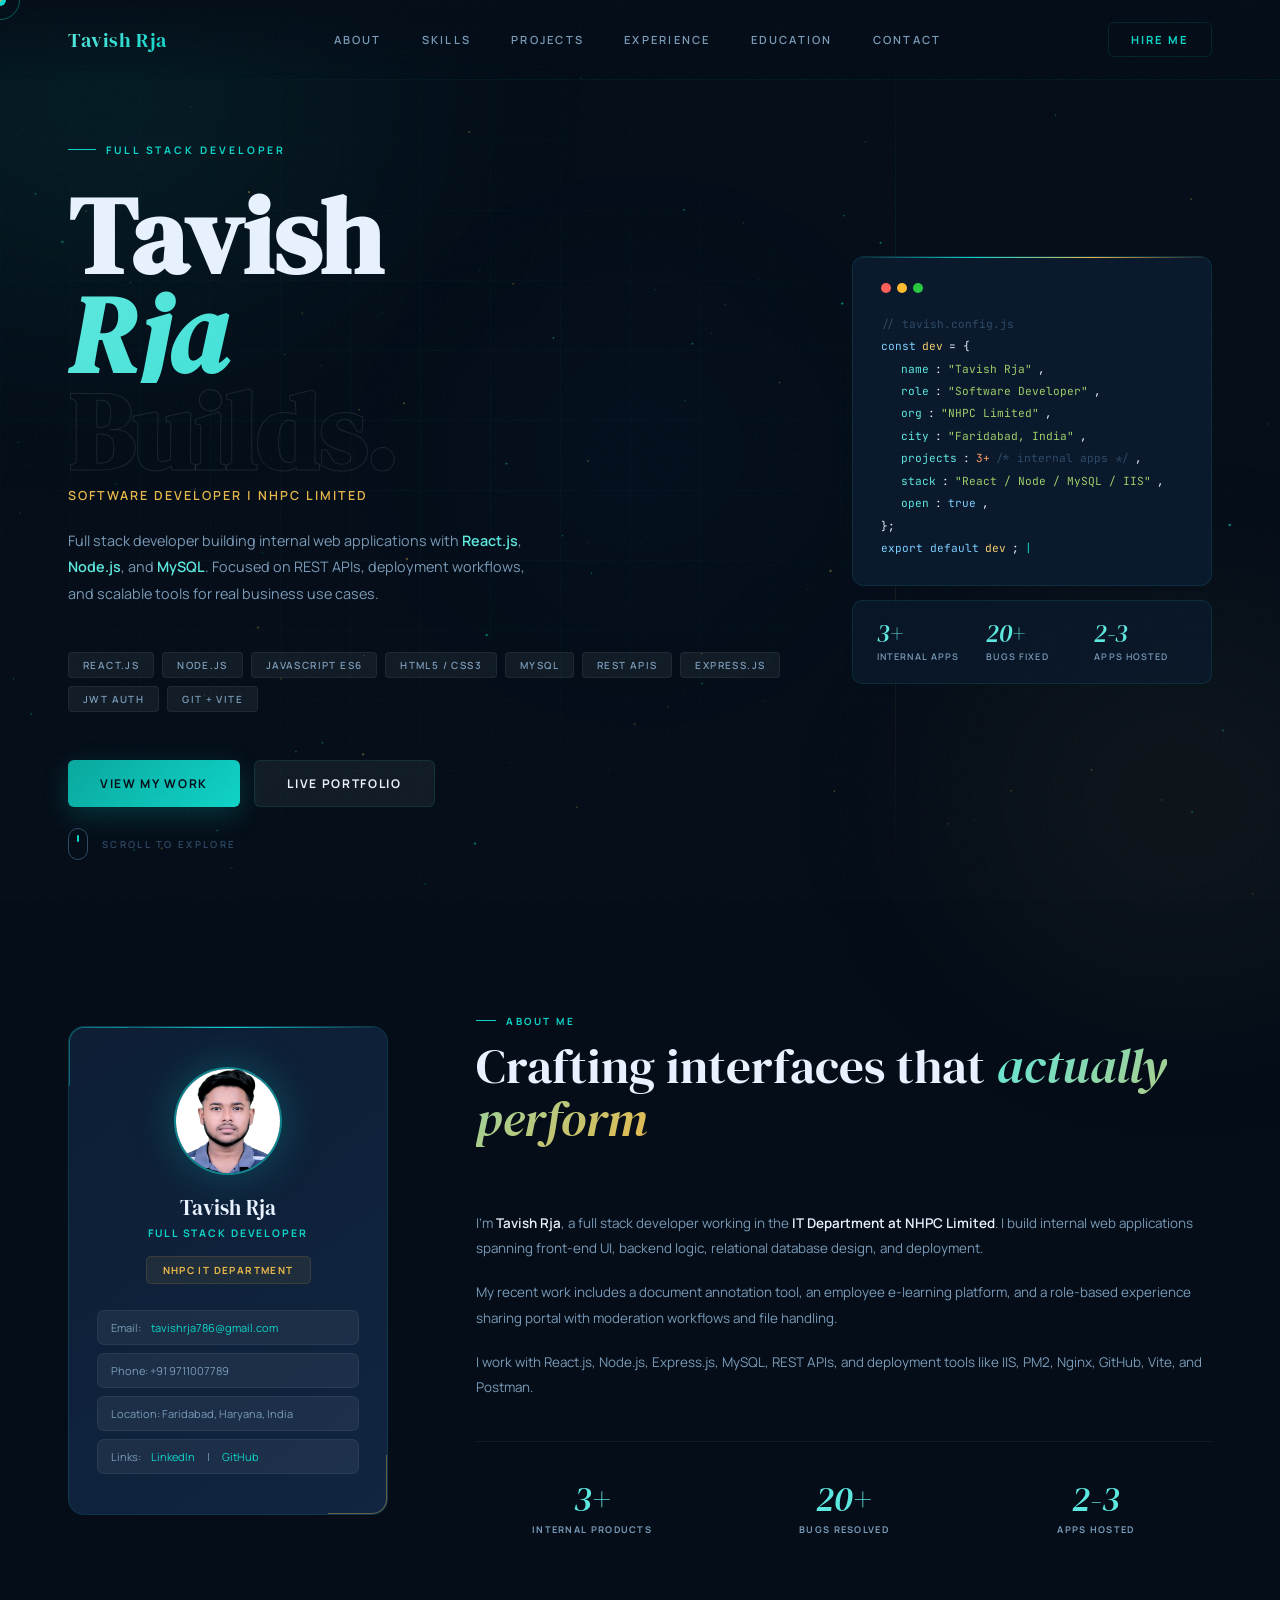
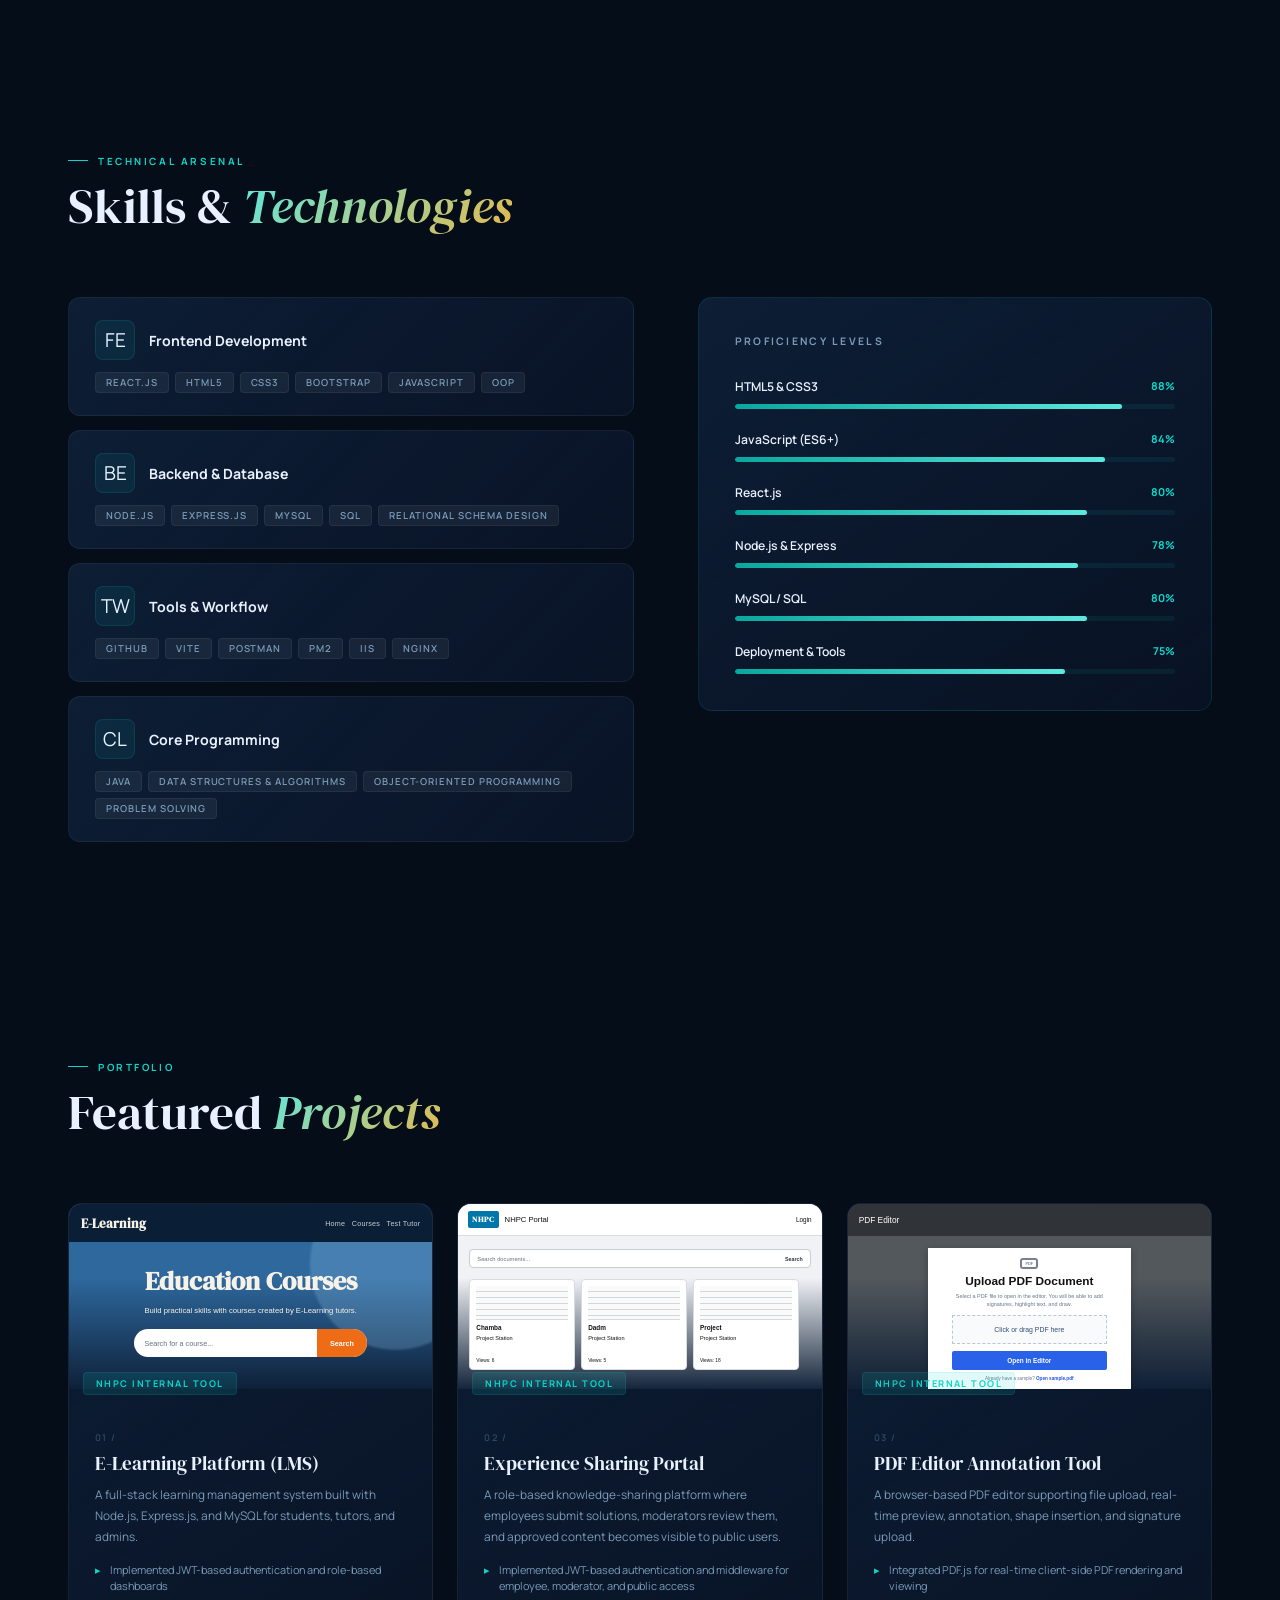
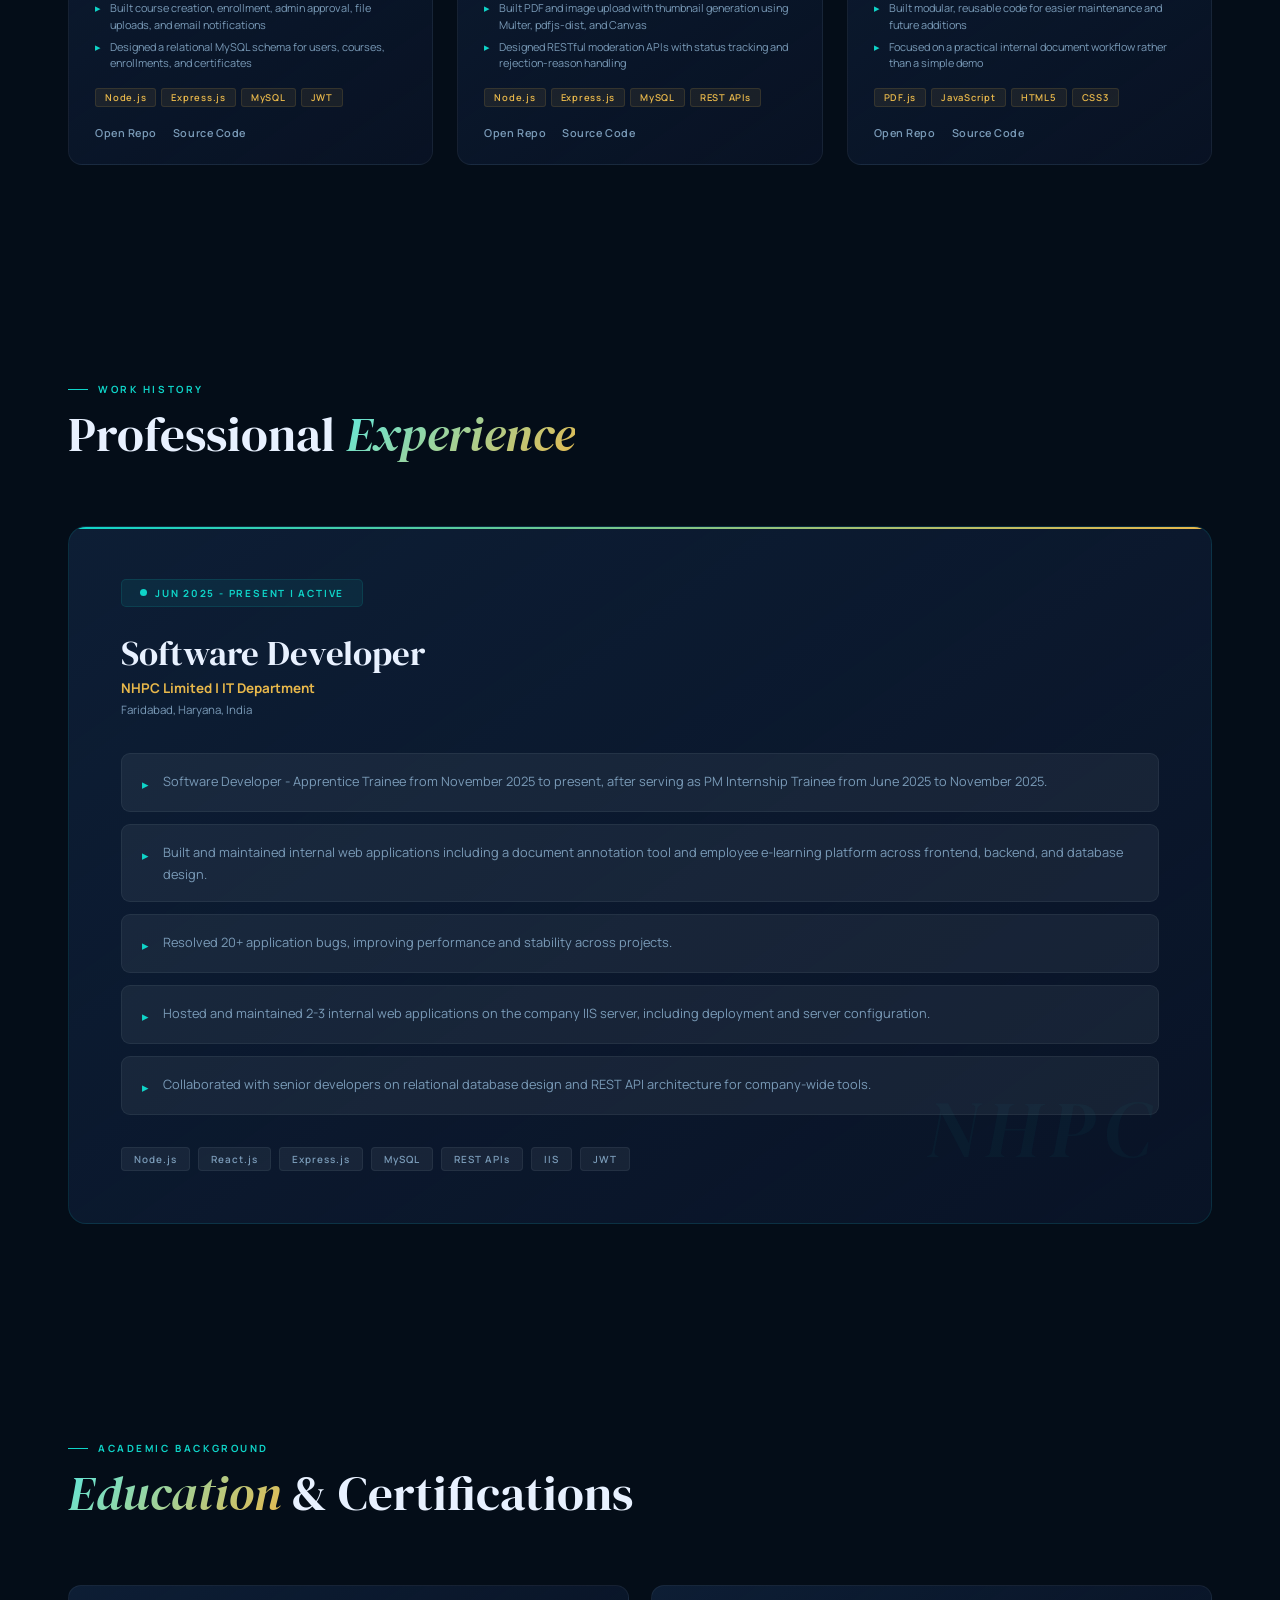
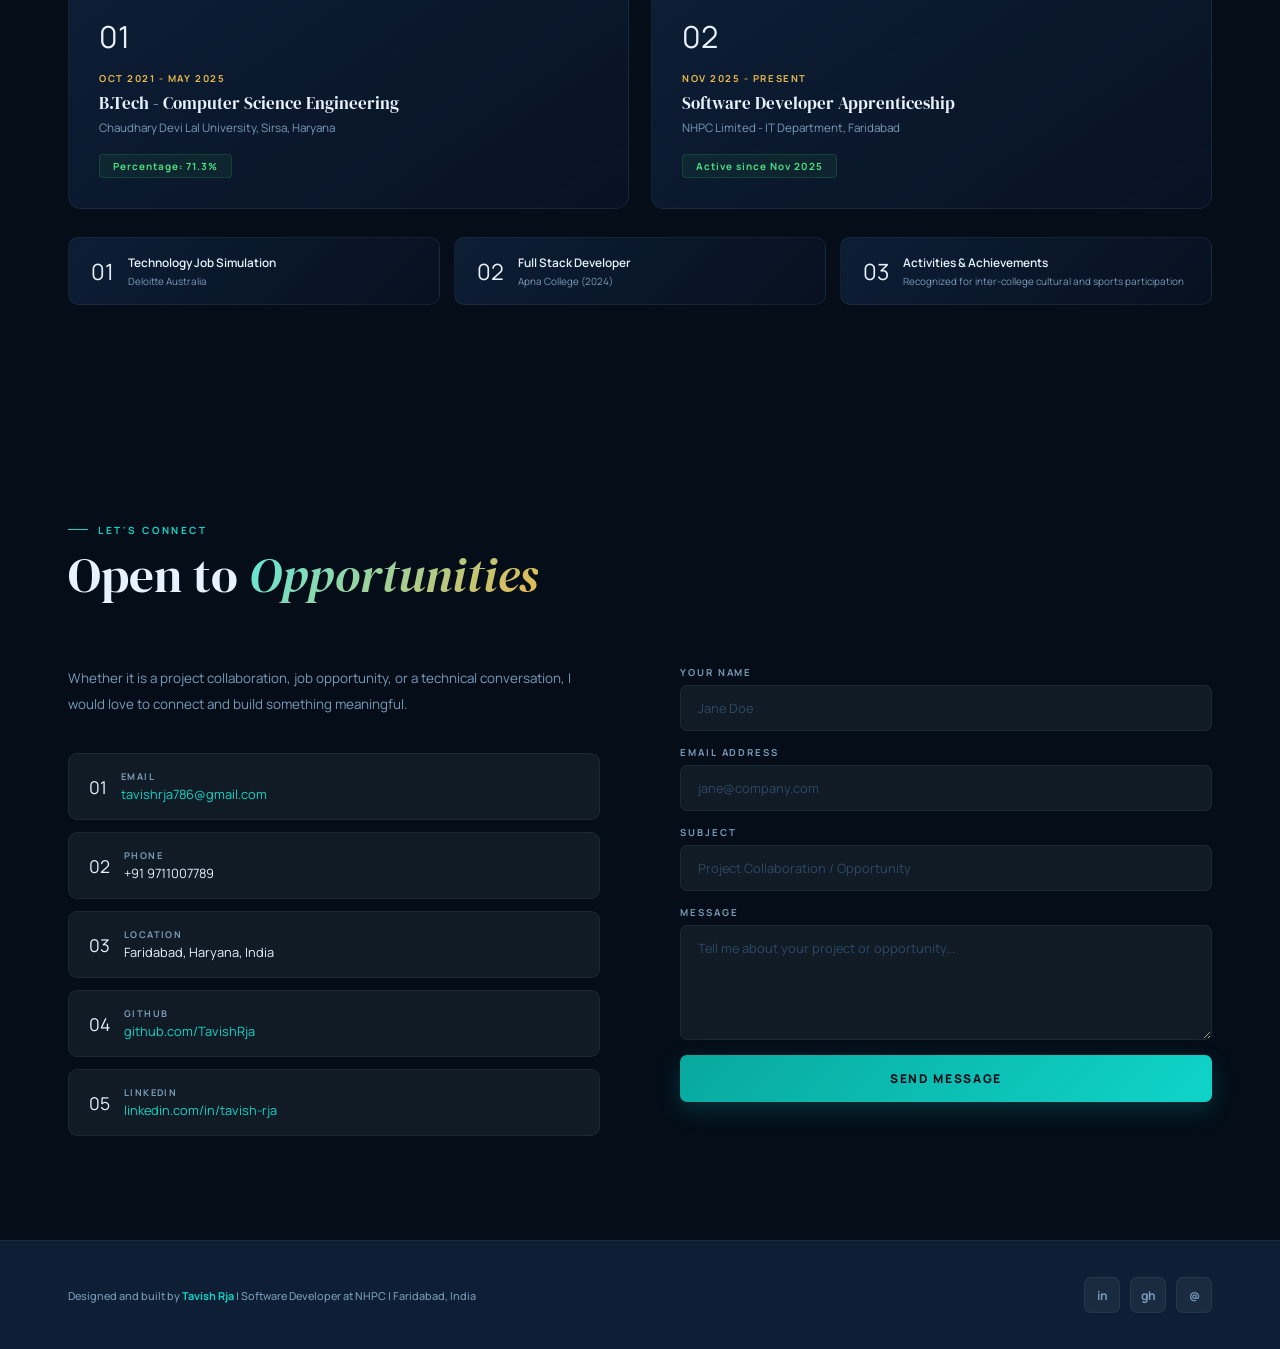
<file: index.html>
<!DOCTYPE html>
<html lang="en">

<head>
  <meta charset="UTF-8">
  <meta name="viewport" content="width=device-width, initial-scale=1.0">
  <title>Tavish Rja | Full Stack Developer</title>
  <link
    href="https://fonts.googleapis.com/css2?family=DM+Serif+Display:ital@0;1&family=Manrope:wght@300;400;500;600;700;800&family=JetBrains+Mono:wght@300;400;500&display=swap"
    rel="stylesheet">
  <link rel="stylesheet" href="css/style.css">
</head>

<body>
  <div id="cursor"></div>
  <div id="cursor-ring"></div>
  <div id="cursor-dot"></div>
  <canvas id="canvas-bg"></canvas>
  <div class="glow-blob gb-teal"></div>
  <div class="glow-blob gb-gold"></div>
  <div class="glow-blob gb-blue"></div>
  <div id="particle-container"></div>

  <nav>
    <div class="nav-logo">Tavish Rja</div>
    <div class="nav-links">
      <a href="#about">About</a>
      <a href="#skills">Skills</a>
      <a href="#projects">Projects</a>
      <a href="#experience">Experience</a>
      <a href="#education">Education</a>
      <a href="#contact">Contact</a>
    </div>
    <a href="#contact" class="nav-cta">Hire Me</a>
  </nav>

  <section id="hero">
    <div class="hero-mesh"></div>
    <div class="hero-line"></div>

    <div class="hero-left">
      <div class="h-tag">
        <div class="h-tag-line"></div>
        <span class="h-tag-text">Full Stack Developer</span>
      </div>

      <h1 class="hero-name">
        <span class="hn-solid">Tavish</span>
        <span class="hn-teal">Rja</span>
        <span class="hn-ghost">Builds.</span>
      </h1>

      <div class="hero-role">Software Developer | NHPC Limited</div>

      <p class="hero-desc">
        Full stack developer building internal web applications with <b>React.js</b>, <b>Node.js</b>, and <b>MySQL</b>.
        Focused on REST APIs, deployment workflows, and scalable tools for real business use cases.
      </p>

      <div class="hero-pills">
        <span class="pill">React.js</span>
        <span class="pill">Node.js</span>
        <span class="pill">JavaScript ES6</span>
        <span class="pill">HTML5 / CSS3</span>
        <span class="pill">MySQL</span>
        <span class="pill">REST APIs</span>
        <span class="pill">Express.js</span>
        <span class="pill">JWT Auth</span>
        <span class="pill">Git + Vite</span>
      </div>

      <div class="hero-btns">
        <a href="#projects" class="btn-fill">View My Work</a>
        <a href="https://tavishportfolio.vercel.app" target="_blank" rel="noreferrer" class="btn-outline">Live Portfolio</a>
      </div>
    </div>

    <div class="hero-right">
      <div class="code-card">
        <div class="wdots">
          <span class="wd wd-r"></span>
          <span class="wd wd-y"></span>
          <span class="wd wd-g"></span>
        </div>
        <div class="cline"><span class="cm">// tavish.config.js</span></div>
        <div class="cline"></div>
        <div class="cline"><span class="kw">const</span> <span class="vr">dev</span> = {</div>
        <div class="cline">&nbsp;&nbsp;<span class="fn">name</span>: <span class="str">"Tavish Rja"</span>,</div>
        <div class="cline">&nbsp;&nbsp;<span class="fn">role</span>: <span class="str">"Software Developer"</span>,</div>
        <div class="cline">&nbsp;&nbsp;<span class="fn">org</span>: <span class="str">"NHPC Limited"</span>,</div>
        <div class="cline">&nbsp;&nbsp;<span class="fn">city</span>: <span class="str">"Faridabad, India"</span>,</div>
        <div class="cline">&nbsp;&nbsp;<span class="fn">projects</span>: <span class="num">3+</span><span class="cm"> /* internal apps */</span>,</div>
        <div class="cline">&nbsp;&nbsp;<span class="fn">stack</span>: <span class="str">"React / Node / MySQL / IIS"</span>,</div>
        <div class="cline">&nbsp;&nbsp;<span class="fn">open</span>: <span class="kw">true</span>,</div>
        <div class="cline">};</div>
        <div class="cline"></div>
        <div class="cline"><span class="kw">export default</span> <span class="vr">dev</span>;<span class="caret-blink">|</span></div>
      </div>

      <div class="metrics-card">
        <div class="mc-item">
          <div class="mc-val">3+</div>
          <div class="mc-label">Internal Apps</div>
        </div>
        <div class="mc-item">
          <div class="mc-val">20+</div>
          <div class="mc-label">Bugs Fixed</div>
        </div>
        <div class="mc-item">
          <div class="mc-val">2-3</div>
          <div class="mc-label">Apps Hosted</div>
        </div>
      </div>
    </div>

    <div class="scroll-hint">
      <div class="scroll-mouse">
        <div class="scroll-wheel"></div>
      </div>
      Scroll to explore
    </div>
  </section>

  <section id="about">
    <div class="about-grid">
      <div class="r-left">
        <div class="about-card">
          <div class="card-corner cc-tl"></div>
          <div class="card-corner cc-br"></div>
          <div class="av-emoji"><img src="assets/tavish-profile.jpg" alt="Tavish Rja profile photo"></div>
          <div class="av-name">Tavish Rja</div>
          <div class="av-role">Full Stack Developer</div>
          <div class="av-org">NHPC IT Department</div>
          <div class="av-rows">
            <div class="av-row">Email: <a href="mailto:tavishrja786@gmail.com">tavishrja786@gmail.com</a></div>
            <div class="av-row">Phone: +91 9711007789</div>
            <div class="av-row">Location: Faridabad, Haryana, India</div>
            <div class="av-row">Links: <a href="https://www.linkedin.com/in/tavish-rja/" target="_blank" rel="noreferrer">LinkedIn</a>
              &nbsp;|&nbsp; <a href="https://github.com/TavishRja" target="_blank" rel="noreferrer">GitHub</a></div>
          </div>
        </div>
      </div>

      <div class="about-text r-rgt">
        <div class="sec-eyebrow">About Me</div>
        <h2 class="sec-title">Crafting interfaces that <em>actually perform</em></h2>
        <p>I'm <b>Tavish Rja</b>, a full stack developer working in the <b>IT Department at NHPC Limited</b>. I build internal web applications spanning front-end UI, backend logic, relational database design, and deployment.</p>
        <p>My recent work includes a document annotation tool, an employee e-learning platform, and a role-based experience sharing portal with moderation workflows and file handling.</p>
        <p>I work with React.js, Node.js, Express.js, MySQL, REST APIs, and deployment tools like IIS, PM2, Nginx, GitHub, Vite, and Postman.</p>
        <div class="about-metrics">
          <div class="am-item">
            <div class="am-val">3+</div>
            <div class="am-label">Internal Products</div>
          </div>
          <div class="am-item">
            <div class="am-val">20+</div>
            <div class="am-label">Bugs Resolved</div>
          </div>
          <div class="am-item">
            <div class="am-val">2-3</div>
            <div class="am-label">Apps Hosted</div>
          </div>
        </div>
      </div>
    </div>
  </section>

  <section id="skills">
    <div class="r-up">
      <div class="sec-eyebrow">Technical Arsenal</div>
      <h2 class="sec-title">Skills &amp; <em>Technologies</em></h2>
    </div>
    <div class="skills-layout">
      <div class="sk-list r-left">
        <div class="sk-card">
          <div class="sk-head">
            <div class="sk-icon">FE</div>
            <div class="sk-name">Frontend Development</div>
          </div>
          <div class="sk-tags">
            <span class="sk-tag">React.js</span><span class="sk-tag">HTML5</span>
            <span class="sk-tag">CSS3</span><span class="sk-tag">Bootstrap</span><span class="sk-tag">JavaScript</span><span class="sk-tag">OOP</span>
          </div>
        </div>
        <div class="sk-card">
          <div class="sk-head">
            <div class="sk-icon">BE</div>
            <div class="sk-name">Backend & Database</div>
          </div>
          <div class="sk-tags">
            <span class="sk-tag">Node.js</span><span class="sk-tag">Express.js</span><span class="sk-tag">MySQL</span>
            <span class="sk-tag">SQL</span><span class="sk-tag">Relational Schema Design</span>
          </div>
        </div>
        <div class="sk-card">
          <div class="sk-head">
            <div class="sk-icon">TW</div>
            <div class="sk-name">Tools & Workflow</div>
          </div>
          <div class="sk-tags">
            <span class="sk-tag">GitHub</span><span class="sk-tag">Vite</span>
            <span class="sk-tag">Postman</span><span class="sk-tag">PM2</span><span class="sk-tag">IIS</span><span class="sk-tag">Nginx</span>
          </div>
        </div>
        <div class="sk-card">
          <div class="sk-head">
            <div class="sk-icon">CL</div>
            <div class="sk-name">Core Programming</div>
          </div>
          <div class="sk-tags">
            <span class="sk-tag">Java</span><span class="sk-tag">Data Structures &amp; Algorithms</span>
            <span class="sk-tag">Object-Oriented Programming</span><span class="sk-tag">Problem Solving</span>
          </div>
        </div>
      </div>

      <div class="bars-box r-rgt" id="barsBox">
        <div class="bars-title">Proficiency Levels</div>
        <div class="bars-list">
          <div class="bar-item">
            <div class="bar-top"><span class="bar-name">HTML5 &amp; CSS3</span><span class="bar-pct">88%</span></div>
            <div class="bar-track">
              <div class="bar-fill" data-w=".88"></div>
            </div>
          </div>
          <div class="bar-item">
            <div class="bar-top"><span class="bar-name">JavaScript (ES6+)</span><span class="bar-pct">84%</span></div>
            <div class="bar-track">
              <div class="bar-fill" data-w=".84"></div>
            </div>
          </div>
          <div class="bar-item">
            <div class="bar-top"><span class="bar-name">React.js</span><span class="bar-pct">80%</span></div>
            <div class="bar-track">
              <div class="bar-fill" data-w=".80"></div>
            </div>
          </div>
          <div class="bar-item">
            <div class="bar-top"><span class="bar-name">Node.js &amp; Express</span><span class="bar-pct">78%</span></div>
            <div class="bar-track">
              <div class="bar-fill" data-w=".78"></div>
            </div>
          </div>
          <div class="bar-item">
            <div class="bar-top"><span class="bar-name">MySQL / SQL</span><span class="bar-pct">80%</span></div>
            <div class="bar-track">
              <div class="bar-fill" data-w=".80"></div>
            </div>
          </div>
          <div class="bar-item">
            <div class="bar-top"><span class="bar-name">Deployment &amp; Tools</span><span class="bar-pct">75%</span></div>
            <div class="bar-track">
              <div class="bar-fill" data-w=".75"></div>
            </div>
          </div>
        </div>
      </div>
    </div>
  </section>

  <section id="projects">
    <div class="r-up">
      <div class="sec-eyebrow">Portfolio</div>
      <h2 class="sec-title">Featured <em>Projects</em></h2>
    </div>
    <div class="proj-grid">
      <div class="proj-card r-up">
        <div class="proj-thumb proj-preview preview-lms">
          <div class="preview-nav"><strong>E-Learning</strong><span>Home &nbsp; Courses &nbsp; Test Tutor</span></div>
          <div class="preview-hero"><strong>Education Courses</strong><small>Build practical skills with courses created by E-Learning tutors.</small><div class="preview-search">Search for a course... <b>Search</b></div></div>
          <div class="proj-ov"></div>
        </div>
        <div class="proj-badge">NHPC Internal Tool</div>
        <div class="proj-body">
          <div class="proj-num">01 /</div>
          <div class="proj-title">E-Learning Platform (LMS)</div>
          <div class="proj-desc">A full-stack learning management system built with Node.js, Express.js, and MySQL for students, tutors, and admins.</div>
          <ul class="proj-points">
            <li class="proj-point">Implemented JWT-based authentication and role-based dashboards</li>
            <li class="proj-point">Built course creation, enrollment, admin approval, file uploads, and email notifications</li>
            <li class="proj-point">Designed a relational MySQL schema for users, courses, enrollments, and certificates</li>
          </ul>
          <div class="proj-stack"><span>Node.js</span><span>Express.js</span><span>MySQL</span><span>JWT</span></div>
          <div class="proj-actions">
            <a href="https://github.com/TavishRja/E-learningNhpc" target="_blank" rel="noreferrer" class="proj-link">Open Repo</a>
            <a href="https://github.com/TavishRja/E-learningNhpc" target="_blank" rel="noreferrer" class="proj-link">Source Code</a>
          </div>
        </div>
      </div>

      <div class="proj-card r-up">
        <div class="proj-thumb proj-preview preview-experience">
          <div class="nhpc-nav"><b>NHPC</b><span>NHPC Portal</span><small>Login</small></div>
          <div class="nhpc-content"><div class="nhpc-search">Search documents... <b>Search</b></div><div class="nhpc-docs"><div class="nhpc-doc"><i></i><strong>Chamba</strong><span>Project Station</span><small>Views: 6</small></div><div class="nhpc-doc"><i></i><strong>Dadm</strong><span>Project Station</span><small>Views: 5</small></div><div class="nhpc-doc"><i></i><strong>Project</strong><span>Project Station</span><small>Views: 18</small></div></div></div>
          <div class="proj-ov"></div>
        </div>
        <div class="proj-badge">NHPC Internal Tool</div>
        <div class="proj-body">
          <div class="proj-num">02 /</div>
          <div class="proj-title">Experience Sharing Portal</div>
          <div class="proj-desc">A role-based knowledge-sharing platform where employees submit solutions, moderators review them, and approved content becomes visible to public users.</div>
          <ul class="proj-points">
            <li class="proj-point">Implemented JWT-based authentication and middleware for employee, moderator, and public access</li>
            <li class="proj-point">Built PDF and image upload with thumbnail generation using Multer, pdfjs-dist, and Canvas</li>
            <li class="proj-point">Designed RESTful moderation APIs with status tracking and rejection-reason handling</li>
          </ul>
          <div class="proj-stack"><span>Node.js</span><span>Express.js</span><span>MySQL</span><span>REST APIs</span></div>
          <div class="proj-actions">
            <a href="https://github.com/TavishRja/Experience_Sharing_NHPC" target="_blank" rel="noreferrer" class="proj-link">Open Repo</a>
            <a href="https://github.com/TavishRja/Experience_Sharing_NHPC" target="_blank" rel="noreferrer" class="proj-link">Source Code</a>
          </div>
        </div>
      </div>

      <div class="proj-card r-up">
        <div class="proj-thumb proj-preview preview-pdf">
          <div class="pdf-nav">PDF Editor</div>
          <div class="pdf-upload-panel"><div class="pdf-file-icon">PDF</div><strong>Upload PDF Document</strong><p>Select a PDF file to open in the editor. You will be able to add signatures, highlight text, and draw.</p><div class="pdf-drop-zone">Click or drag PDF here</div><button type="button">Open in Editor</button><small>Already have a sample? <b>Open sample.pdf</b></small></div>
          <div class="proj-ov"></div>
        </div>
        <div class="proj-badge">NHPC Internal Tool</div>
        <div class="proj-body">
          <div class="proj-num">03 /</div>
          <div class="proj-title">PDF Editor Annotation Tool</div>
          <div class="proj-desc">A browser-based PDF editor supporting file upload, real-time preview, annotation, shape insertion, and signature upload.</div>
          <ul class="proj-points">
            <li class="proj-point">Integrated PDF.js for real-time client-side PDF rendering and viewing</li>
            <li class="proj-point">Built modular, reusable code for easier maintenance and future additions</li>
            <li class="proj-point">Focused on a practical internal document workflow rather than a simple demo</li>
          </ul>
          <div class="proj-stack"><span>PDF.js</span><span>JavaScript</span><span>HTML5</span><span>CSS3</span></div>
          <div class="proj-actions">
            <a href="https://github.com/TavishRja/PDF-Editor" target="_blank" rel="noreferrer" class="proj-link">Open Repo</a>
            <a href="https://github.com/TavishRja/PDF-Editor" target="_blank" rel="noreferrer" class="proj-link">Source Code</a>
          </div>
        </div>
      </div>
    </div>
  </section>

  <section id="experience">
    <div class="r-up">
      <div class="sec-eyebrow">Work History</div>
      <h2 class="sec-title">Professional <em>Experience</em></h2>
    </div>
    <div class="exp-wrap r-up">
      <div class="exp-status">
        <span class="live-dot"></span>
        Jun 2025 - Present | Active
      </div>
      <div class="exp-title">Software Developer</div>
      <div class="exp-company">NHPC Limited | IT Department</div>
      <div class="exp-location">Faridabad, Haryana, India</div>
      <div class="exp-bullets">
        <div class="exp-bullet">Software Developer - Apprentice Trainee from November 2025 to present, after serving as PM Internship Trainee from June 2025 to November 2025.</div>
        <div class="exp-bullet">Built and maintained internal web applications including a document annotation tool and employee e-learning platform across frontend, backend, and database design.</div>
        <div class="exp-bullet">Resolved 20+ application bugs, improving performance and stability across projects.</div>
        <div class="exp-bullet">Hosted and maintained 2-3 internal web applications on the company IIS server, including deployment and server configuration.</div>
        <div class="exp-bullet">Collaborated with senior developers on relational database design and REST API architecture for company-wide tools.</div>
      </div>
      <div class="exp-tags">
        <span class="exp-tag">Node.js</span>
        <span class="exp-tag">React.js</span>
        <span class="exp-tag">Express.js</span>
        <span class="exp-tag">MySQL</span>
        <span class="exp-tag">REST APIs</span>
        <span class="exp-tag">IIS</span>
        <span class="exp-tag">JWT</span>
      </div>
    </div>
  </section>

  <section id="education">
    <div class="r-up">
      <div class="sec-eyebrow">Academic Background</div>
      <h2 class="sec-title"><em>Education</em> &amp; Certifications</h2>
    </div>
    <div class="edu-grid r-up">
      <div class="edu-card">
        <span class="edu-ico">01</span>
        <div class="edu-year">Oct 2021 - May 2025</div>
        <div class="edu-deg">B.Tech - Computer Science Engineering</div>
        <div class="edu-inst">Chaudhary Devi Lal University, Sirsa, Haryana</div>
        <span class="edu-grade">Percentage: 71.3%</span>
      </div>
      <div class="edu-card">
        <span class="edu-ico">02</span>
        <div class="edu-year">Nov 2025 - Present</div>
        <div class="edu-deg">Software Developer Apprenticeship</div>
        <div class="edu-inst">NHPC Limited - IT Department, Faridabad</div>
        <span class="edu-grade">Active since Nov 2025</span>
      </div>
    </div>
    <div class="certs-grid r-up">
      <div class="cert-item">
        <span class="cert-ico">01</span>
        <div>
          <div class="cert-name">Technology Job Simulation</div>
          <div class="cert-by">Deloitte Australia</div>
        </div>
      </div>
      <div class="cert-item">
        <span class="cert-ico">02</span>
        <div>
          <div class="cert-name">Full Stack Developer</div>
          <div class="cert-by">Apna College (2024)</div>
        </div>
      </div>
      <div class="cert-item">
        <span class="cert-ico">03</span>
        <div>
          <div class="cert-name">Activities & Achievements</div>
          <div class="cert-by">Recognized for inter-college cultural and sports participation</div>
        </div>
      </div>
    </div>
  </section>

  <section id="contact">
    <div class="r-up">
      <div class="sec-eyebrow">Let's Connect</div>
      <h2 class="sec-title">Open to <em>Opportunities</em></h2>
    </div>
    <div class="contact-layout">
      <div class="r-left">
        <p class="contact-intro">Whether it is a project collaboration, job opportunity, or a technical conversation, I would love to connect and build something meaningful.</p>
        <div class="c-list">
          <div class="c-item">
            <span class="c-ico">01</span>
            <div>
              <div class="c-label">Email</div>
              <div class="c-value"><a href="mailto:tavishrja786@gmail.com">tavishrja786@gmail.com</a></div>
            </div>
          </div>
          <div class="c-item">
            <span class="c-ico">02</span>
            <div>
              <div class="c-label">Phone</div>
              <div class="c-value">+91 9711007789</div>
            </div>
          </div>
          <div class="c-item">
            <span class="c-ico">03</span>
            <div>
              <div class="c-label">Location</div>
              <div class="c-value">Faridabad, Haryana, India</div>
            </div>
          </div>
          <div class="c-item">
            <span class="c-ico">04</span>
            <div>
              <div class="c-label">GitHub</div>
              <div class="c-value"><a href="https://github.com/TavishRja" target="_blank" rel="noreferrer">github.com/TavishRja</a></div>
            </div>
          </div>
          <div class="c-item">
            <span class="c-ico">05</span>
            <div>
              <div class="c-label">LinkedIn</div>
              <div class="c-value"><a href="https://www.linkedin.com/in/tavish-rja/" target="_blank" rel="noreferrer">linkedin.com/in/tavish-rja</a></div>
            </div>
          </div>
        </div>
      </div>

      <div class="form-wrap r-rgt">
        <div class="fg"><label class="fl">Your Name</label><input type="text" class="fi" placeholder="Jane Doe"></div>
        <div class="fg"><label class="fl">Email Address</label><input type="email" class="fi" placeholder="jane@company.com"></div>
        <div class="fg"><label class="fl">Subject</label><input type="text" class="fi" placeholder="Project Collaboration / Opportunity"></div>
        <div class="fg"><label class="fl">Message</label><textarea class="ft" placeholder="Tell me about your project or opportunity..."></textarea></div>
        <button class="submit-btn">Send Message</button>
      </div>
    </div>
  </section>

  <footer>
    <div class="foot-text">
      Designed and built by <strong>Tavish Rja</strong> | Software Developer at NHPC | Faridabad, India
    </div>
    <div class="foot-socials">
      <a href="https://www.linkedin.com/in/tavish-rja/" target="_blank" rel="noreferrer" class="soc-link" title="LinkedIn">in</a>
      <a href="https://github.com/TavishRja" target="_blank" rel="noreferrer" class="soc-link" title="GitHub">gh</a>
      <a href="mailto:tavishrja786@gmail.com" class="soc-link" title="Email">@</a>
    </div>
  </footer>

  <script src="js/script.js"></script>
</body>

</html>
</file>
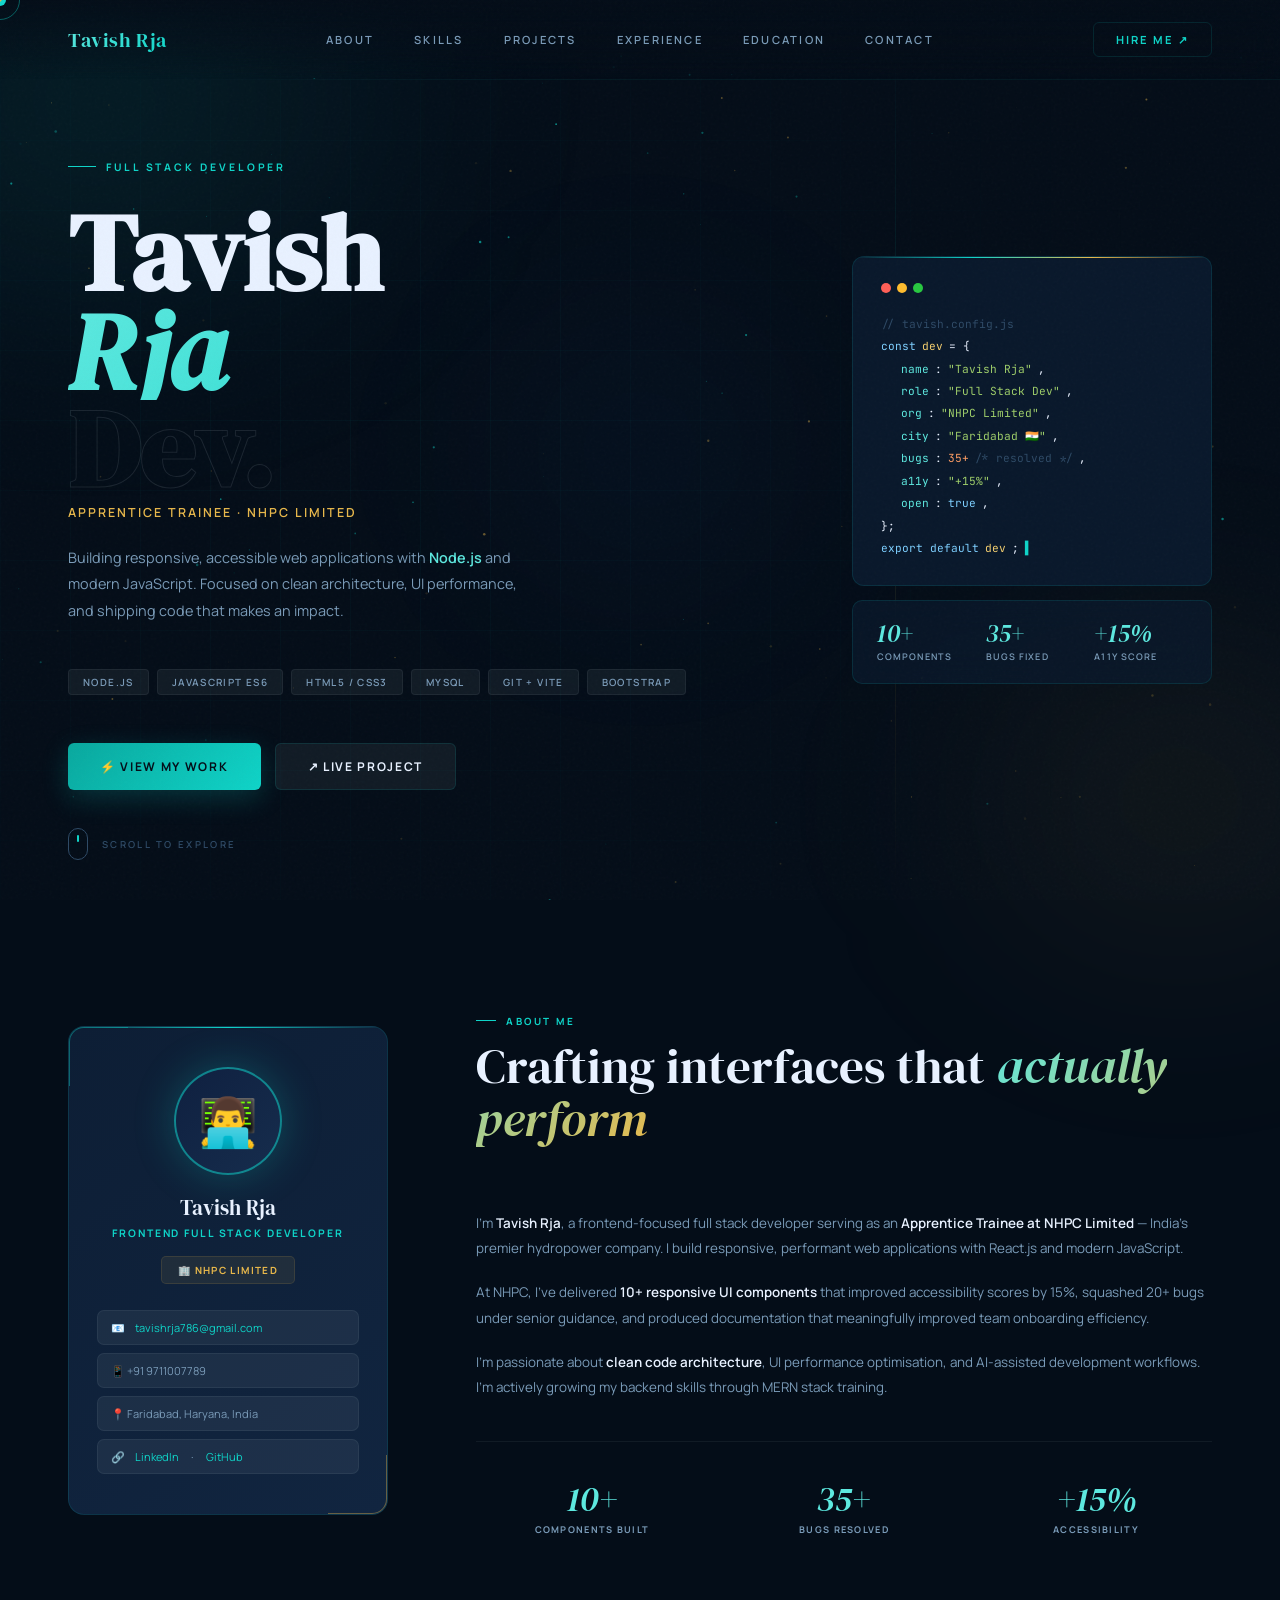
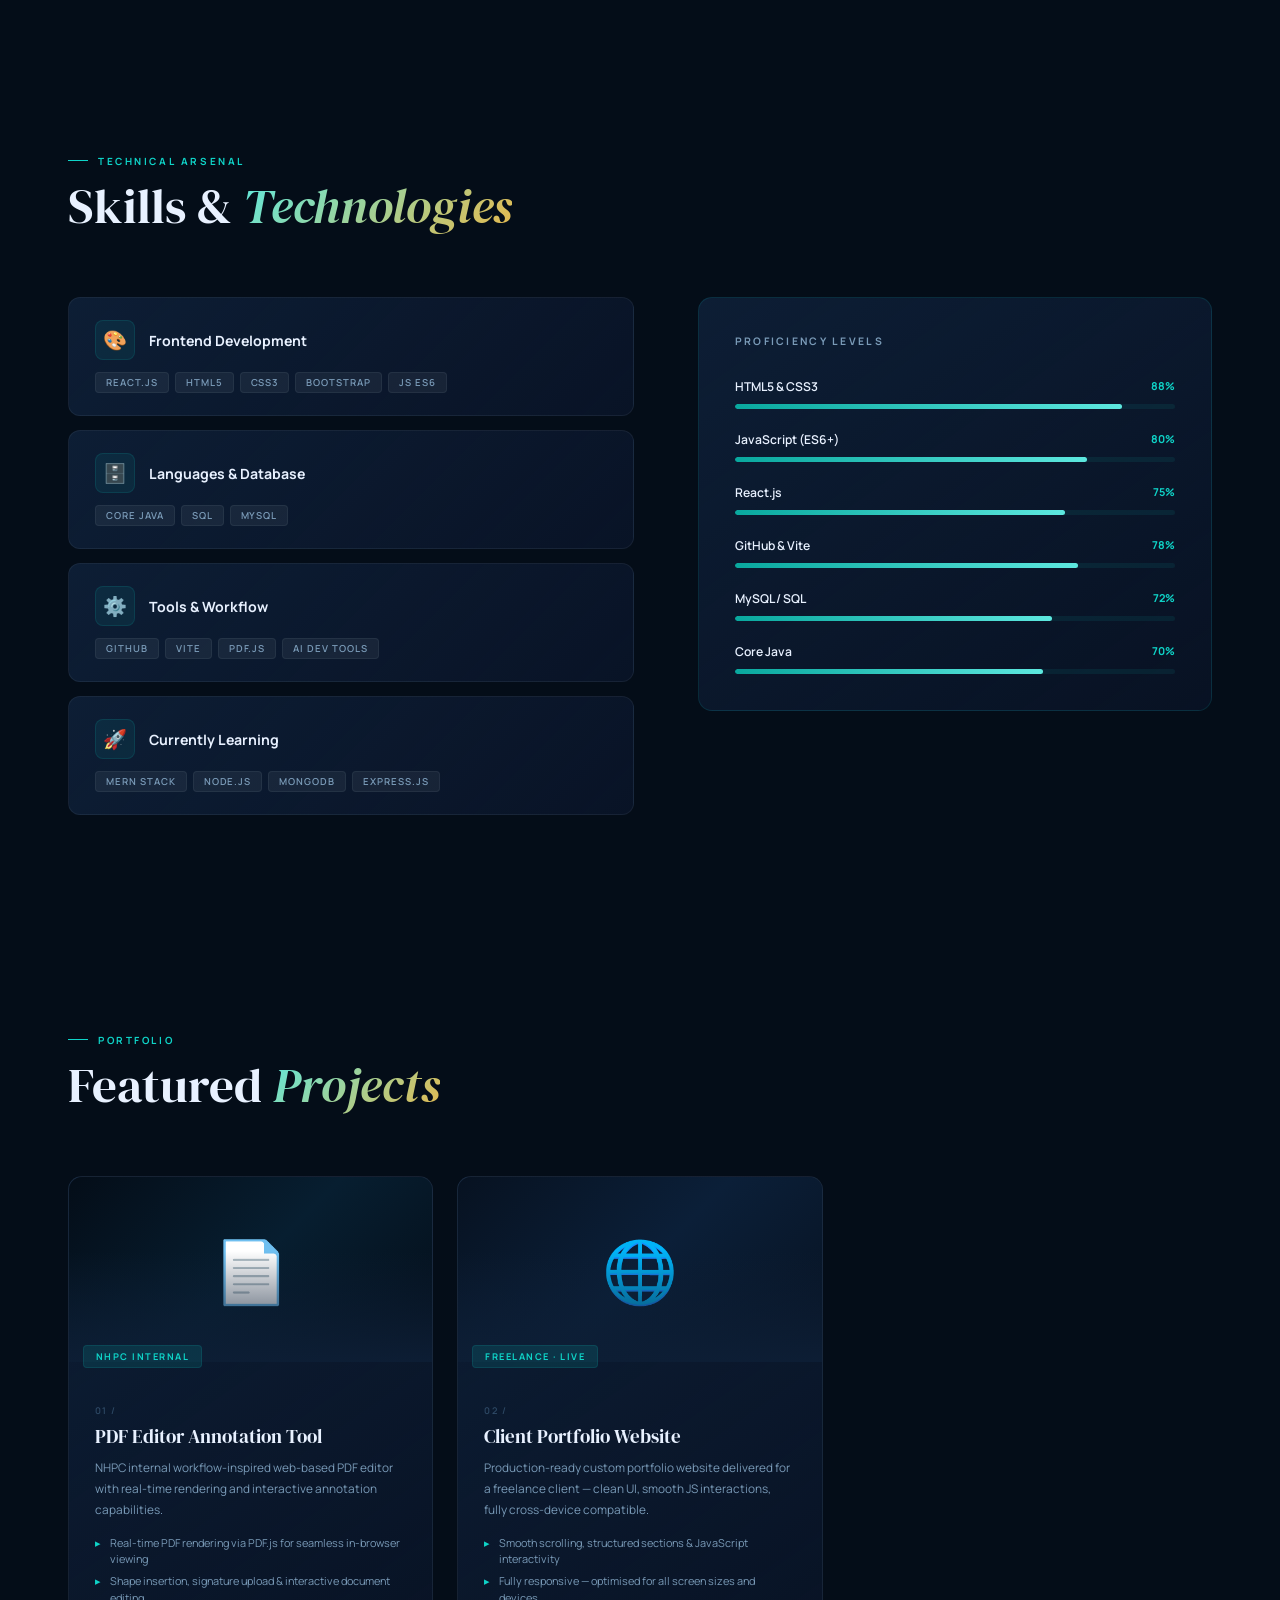
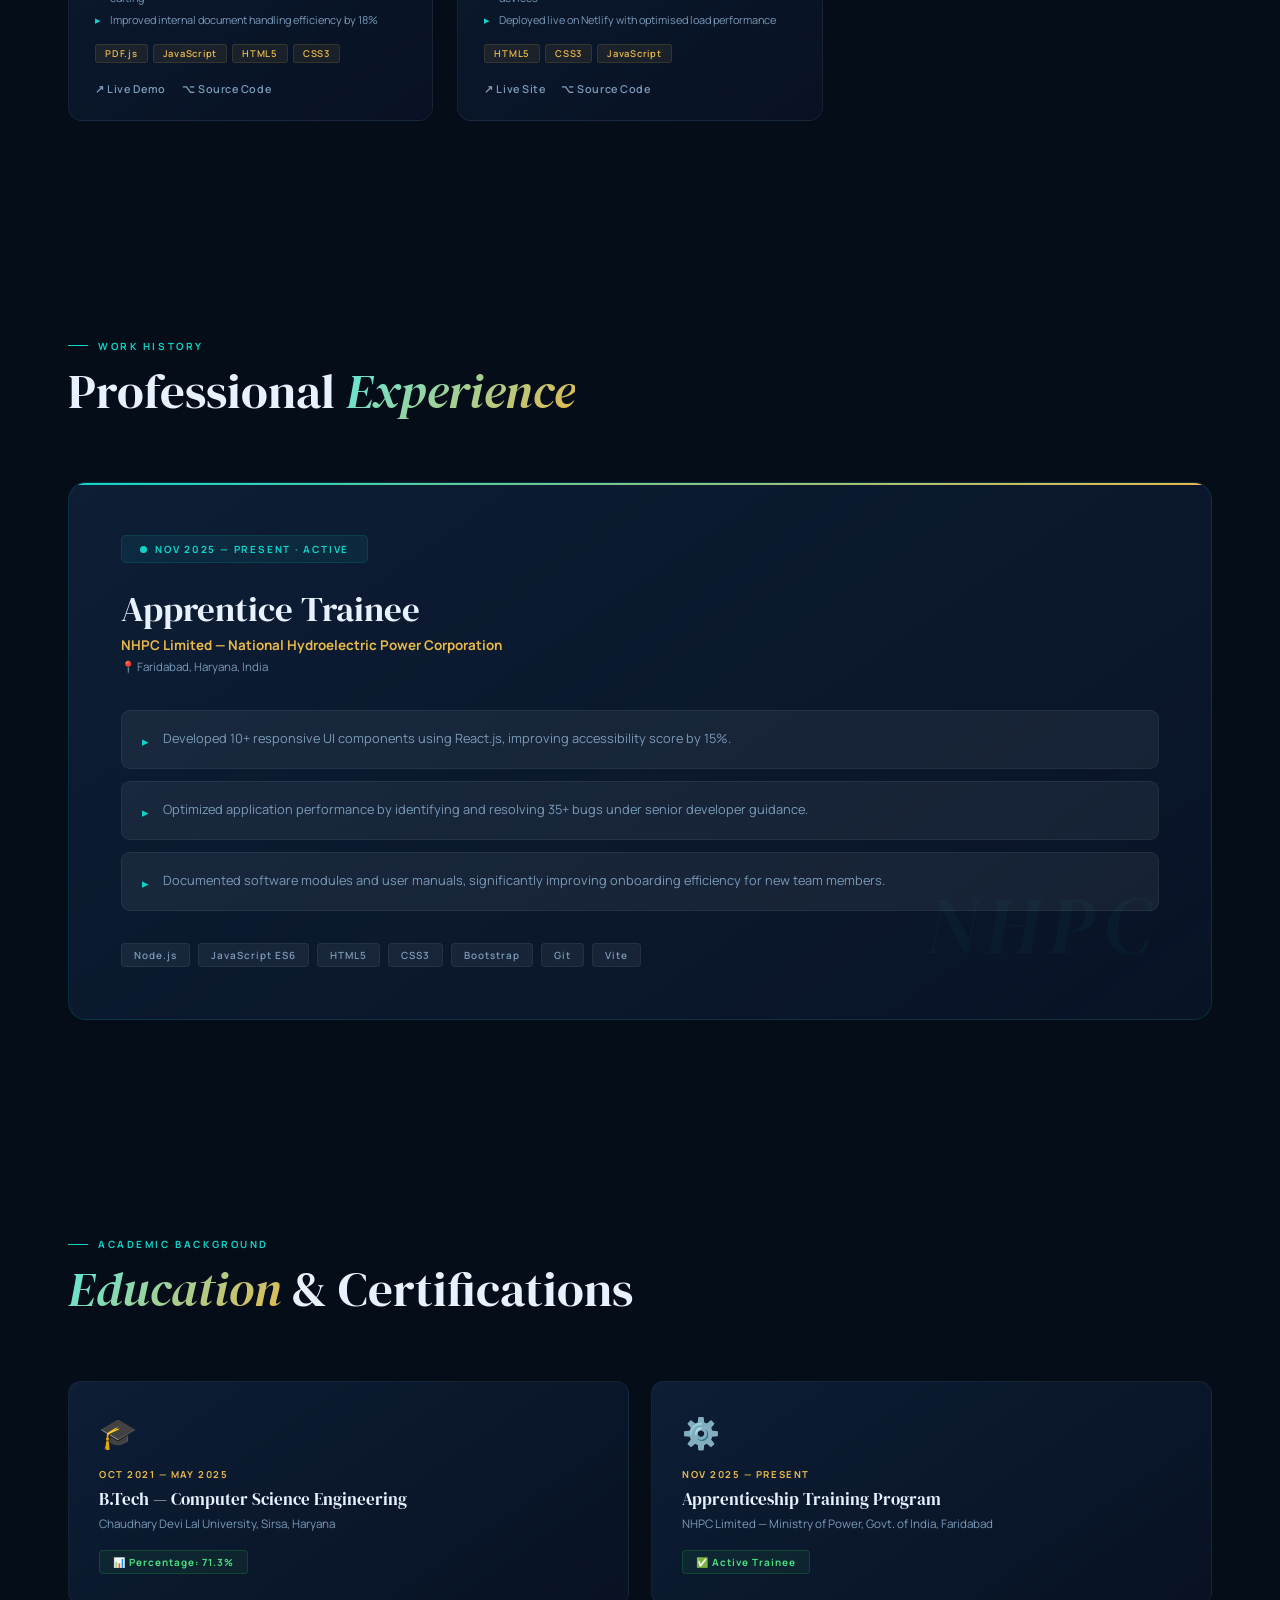
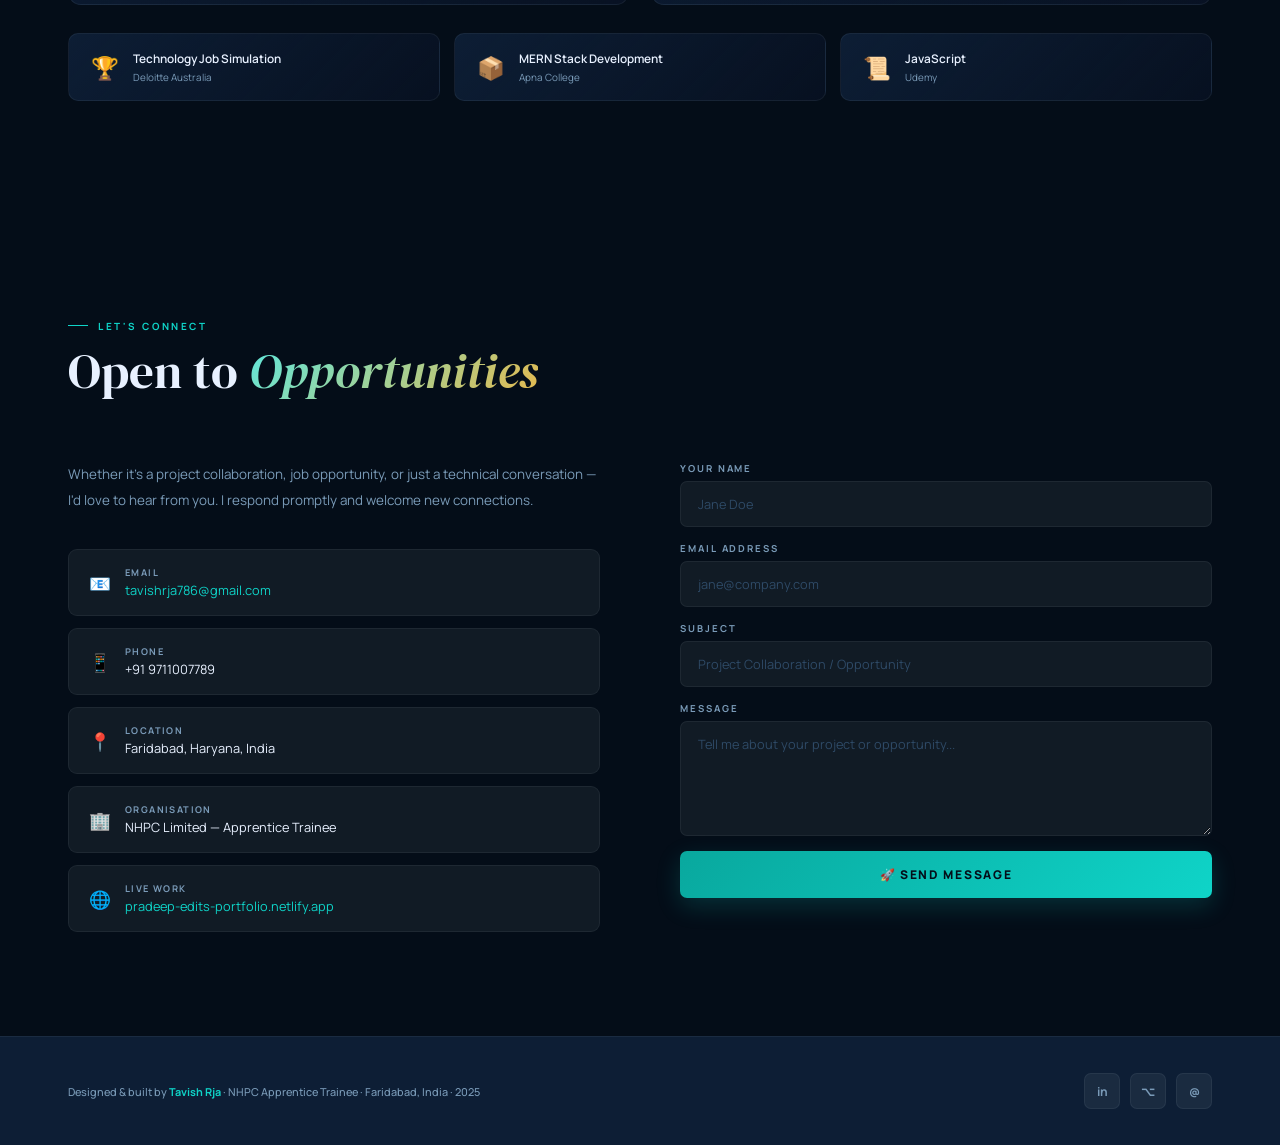
<file: tavish_portfolio.html>
<!DOCTYPE html>
<html lang="en">

<head>
  <meta charset="UTF-8">
  <meta name="viewport" content="width=device-width, initial-scale=1.0">
  <title>Tavish Rja — Web Developer</title>
  <link
    href="https://fonts.googleapis.com/css2?family=DM+Serif+Display:ital@0;1&family=Manrope:wght@300;400;500;600;700;800&family=JetBrains+Mono:wght@300;400;500&display=swap"
    rel="stylesheet">
  <link rel="stylesheet" href="css/style.css">
</head>

<body>

  <!-- Elements -->
  <div id="cursor"></div>
  <div id="cursor-ring"></div>
  <div id="cursor-dot"></div>
  <canvas id="canvas-bg"></canvas>
  <div class="glow-blob gb-teal"></div>
  <div class="glow-blob gb-gold"></div>
  <div class="glow-blob gb-blue"></div>
  <div id="particle-container"></div>

  <!-- ══ NAV ══ -->
  <nav>
    <div class="nav-logo">Tavish Rja</div>
    <div class="nav-links">
      <a href="#about">About</a>
      <a href="#skills">Skills</a>
      <a href="#projects">Projects</a>
      <a href="#experience">Experience</a>
      <a href="#education">Education</a>
      <a href="#contact">Contact</a>
    </div>
    <a href="#contact" class="nav-cta">Hire Me ↗</a>
  </nav>

  <!-- ══ HERO ══ -->
  <section id="hero">
    <div class="hero-mesh"></div>
    <div class="hero-line"></div>

    <div class="hero-left">
      <div class="h-tag">
        <div class="h-tag-line"></div>
        <span class="h-tag-text">Full Stack Developer</span>
      </div>

      <h1 class="hero-name">
        <span class="hn-solid">Tavish</span>
        <span class="hn-teal">Rja</span>
        <span class="hn-ghost">Dev.</span>
      </h1>

      <div class="hero-role">Apprentice Trainee · NHPC Limited</div>

      <p class="hero-desc">
        Building responsive, accessible web applications with <b>Node.js</b> and modern JavaScript.
        Focused on clean architecture, UI performance, and shipping code that makes an impact.
      </p>

      <div class="hero-pills">
        <span class="pill">Node.js</span>
        <span class="pill">JavaScript ES6</span>
        <span class="pill">HTML5 / CSS3</span>
        <span class="pill">MySQL</span>
        <span class="pill">Git + Vite</span>
        <span class="pill">Bootstrap</span>
      </div>

      <div class="hero-btns">
        <a href="#projects" class="btn-fill">⚡ View My Work</a>
        <a href="https://pradeep-edits-portfolio.netlify.app/" target="_blank" class="btn-outline">↗ Live Project</a>
      </div>
    </div>

    <div class="hero-right">
      <div class="code-card">
        <div class="wdots">
          <span class="wd wd-r"></span>
          <span class="wd wd-y"></span>
          <span class="wd wd-g"></span>
        </div>
        <div class="cline"><span class="cm">// tavish.config.js</span></div>
        <div class="cline"></div>
        <div class="cline"><span class="kw">const</span> <span class="vr">dev</span> = {</div>
        <div class="cline">&nbsp;&nbsp;<span class="fn">name</span>: <span class="str">"Tavish Rja"</span>,</div>
        <div class="cline">&nbsp;&nbsp;<span class="fn">role</span>: <span class="str">"Full Stack Dev"</span>,</div>
        <div class="cline">&nbsp;&nbsp;<span class="fn">org</span>: <span class="str">"NHPC Limited"</span>,</div>
        <div class="cline">&nbsp;&nbsp;<span class="fn">city</span>: <span class="str">"Faridabad 🇮🇳"</span>,</div>
        <div class="cline">&nbsp;&nbsp;<span class="fn">bugs</span>: <span class="num">35+</span><span class="cm"> /*
            resolved */</span>,</div>
        <div class="cline">&nbsp;&nbsp;<span class="fn">a11y</span>: <span class="str">"+15%"</span>,</div>
        <div class="cline">&nbsp;&nbsp;<span class="fn">open</span>: <span class="kw">true</span>,</div>
        <div class="cline">};</div>
        <div class="cline"></div>
        <div class="cline"><span class="kw">export default</span> <span class="vr">dev</span>;<span class="caret-blink">
            ▌</span></div>
      </div>

      <div class="metrics-card">
        <div class="mc-item">
          <div class="mc-val">10+</div>
          <div class="mc-label">Components</div>
        </div>
        <div class="mc-item">
          <div class="mc-val">35+</div>
          <div class="mc-label">Bugs Fixed</div>
        </div>
        <div class="mc-item">
          <div class="mc-val">+15%</div>
          <div class="mc-label">A11y Score</div>
        </div>
      </div>
    </div>

    <div class="scroll-hint">
      <div class="scroll-mouse">
        <div class="scroll-wheel"></div>
      </div>
      Scroll to explore
    </div>
  </section>

  <!-- ══ ABOUT ══ -->
  <section id="about">
    <div class="about-grid">
      <div class="r-left">
        <div class="about-card">
          <div class="card-corner cc-tl"></div>
          <div class="card-corner cc-br"></div>
          <div class="av-emoji">👨‍💻</div>
          <div class="av-name">Tavish Rja</div>
          <div class="av-role">Frontend Full Stack Developer</div>
          <div class="av-org">🏢 NHPC Limited</div>
          <div class="av-rows">
            <div class="av-row">📧 <a href="mailto:tavishrja786@gmail.com">tavishrja786@gmail.com</a></div>
            <div class="av-row">📱 +91 9711007789</div>
            <div class="av-row">📍 Faridabad, Haryana, India</div>
            <div class="av-row">🔗 <a href="https://www.linkedin.com/in/tavish-rja/" target="_blank">LinkedIn</a>
              &nbsp;·&nbsp; <a href="https://github.com/TavishRja" target="_blank">GitHub</a></div>
          </div>
        </div>
      </div>

      <div class="about-text r-rgt">
        <div class="sec-eyebrow">About Me</div>
        <h2 class="sec-title">Crafting interfaces that <em>actually perform</em></h2>
        <p>I'm <b>Tavish Rja</b>, a frontend-focused full stack developer serving as an <b>Apprentice Trainee at NHPC
            Limited</b> — India's premier hydropower company. I build responsive, performant web applications with
          React.js and modern JavaScript.</p>
        <p>At NHPC, I've delivered <b>10+ responsive UI components</b> that improved accessibility scores by 15%,
          squashed 20+ bugs under senior guidance, and produced documentation that meaningfully improved team onboarding
          efficiency.</p>
        <p>I'm passionate about <b>clean code architecture</b>, UI performance optimisation, and AI-assisted development
          workflows. I'm actively growing my backend skills through MERN stack training.</p>
        <div class="about-metrics">
          <div class="am-item">
            <div class="am-val">10+</div>
            <div class="am-label">Components Built</div>
          </div>
          <div class="am-item">
            <div class="am-val">35+</div>
            <div class="am-label">Bugs Resolved</div>
          </div>
          <div class="am-item">
            <div class="am-val">+15%</div>
            <div class="am-label">Accessibility</div>
          </div>
        </div>
      </div>
    </div>
  </section>

  <!-- ══ SKILLS ══ -->
  <section id="skills">
    <div class="r-up">
      <div class="sec-eyebrow">Technical Arsenal</div>
      <h2 class="sec-title">Skills &amp; <em>Technologies</em></h2>
    </div>
    <div class="skills-layout">
      <div class="sk-list r-left">
        <div class="sk-card">
          <div class="sk-head">
            <div class="sk-icon">🎨</div>
            <div class="sk-name">Frontend Development</div>
          </div>
          <div class="sk-tags">
            <span class="sk-tag">React.js</span><span class="sk-tag">HTML5</span>
            <span class="sk-tag">CSS3</span><span class="sk-tag">Bootstrap</span><span class="sk-tag">JS ES6</span>
          </div>
        </div>
        <div class="sk-card">
          <div class="sk-head">
            <div class="sk-icon">🗄️</div>
            <div class="sk-name">Languages & Database</div>
          </div>
          <div class="sk-tags">
            <span class="sk-tag">Core Java</span><span class="sk-tag">SQL</span><span class="sk-tag">MySQL</span>
          </div>
        </div>
        <div class="sk-card">
          <div class="sk-head">
            <div class="sk-icon">⚙️</div>
            <div class="sk-name">Tools & Workflow</div>
          </div>
          <div class="sk-tags">
            <span class="sk-tag">GitHub</span><span class="sk-tag">Vite</span>
            <span class="sk-tag">PDF.js</span><span class="sk-tag">AI Dev Tools</span>
          </div>
        </div>
        <div class="sk-card">
          <div class="sk-head">
            <div class="sk-icon">🚀</div>
            <div class="sk-name">Currently Learning</div>
          </div>
          <div class="sk-tags">
            <span class="sk-tag">MERN Stack</span><span class="sk-tag">Node.js</span>
            <span class="sk-tag">MongoDB</span><span class="sk-tag">Express.js</span>
          </div>
        </div>
      </div>

      <div class="bars-box r-rgt" id="barsBox">
        <div class="bars-title">Proficiency Levels</div>
        <div class="bars-list">
          <div class="bar-item">
            <div class="bar-top"><span class="bar-name">HTML5 &amp; CSS3</span><span class="bar-pct">88%</span></div>
            <div class="bar-track">
              <div class="bar-fill" data-w=".88"></div>
            </div>
          </div>
          <div class="bar-item">
            <div class="bar-top"><span class="bar-name">JavaScript (ES6+)</span><span class="bar-pct">80%</span></div>
            <div class="bar-track">
              <div class="bar-fill" data-w=".80"></div>
            </div>
          </div>
          <div class="bar-item">
            <div class="bar-top"><span class="bar-name">React.js</span><span class="bar-pct">75%</span></div>
            <div class="bar-track">
              <div class="bar-fill" data-w=".75"></div>
            </div>
          </div>
          <div class="bar-item">
            <div class="bar-top"><span class="bar-name">GitHub &amp; Vite</span><span class="bar-pct">78%</span></div>
            <div class="bar-track">
              <div class="bar-fill" data-w=".78"></div>
            </div>
          </div>
          <div class="bar-item">
            <div class="bar-top"><span class="bar-name">MySQL / SQL</span><span class="bar-pct">72%</span></div>
            <div class="bar-track">
              <div class="bar-fill" data-w=".72"></div>
            </div>
          </div>
          <div class="bar-item">
            <div class="bar-top"><span class="bar-name">Core Java</span><span class="bar-pct">70%</span></div>
            <div class="bar-track">
              <div class="bar-fill" data-w=".70"></div>
            </div>
          </div>
        </div>
      </div>
    </div>
  </section>

  <!-- ══ PROJECTS ══ -->
  <section id="projects">
    <div class="r-up">
      <div class="sec-eyebrow">Portfolio</div>
      <h2 class="sec-title">Featured <em>Projects</em></h2>
    </div>
    <div class="proj-grid">

      <div class="proj-card r-up">
        <div class="proj-thumb pt-pdf">📄<div class="proj-ov"></div>
        </div>
        <div class="proj-badge">NHPC Internal</div>
        <div class="proj-body">
          <div class="proj-num">01 /</div>
          <div class="proj-title">PDF Editor Annotation Tool</div>
          <div class="proj-desc">NHPC internal workflow-inspired web-based PDF editor with real-time rendering and
            interactive annotation capabilities.</div>
          <ul class="proj-points">
            <li class="proj-point">Real-time PDF rendering via PDF.js for seamless in-browser viewing</li>
            <li class="proj-point">Shape insertion, signature upload &amp; interactive document editing</li>
            <li class="proj-point">Improved internal document handling efficiency by 18%</li>
          </ul>
          <div class="proj-stack"><span>PDF.js</span><span>JavaScript</span><span>HTML5</span><span>CSS3</span></div>
          <div class="proj-actions">
            <a href="#" class="proj-link">↗ Live Demo</a>
            <a href="#" class="proj-link">⌥ Source Code</a>
          </div>
        </div>
      </div>

      <div class="proj-card r-up">
        <div class="proj-thumb pt-web">🌐<div class="proj-ov"></div>
        </div>
        <div class="proj-badge">Freelance · Live</div>
        <div class="proj-body">
          <div class="proj-num">02 /</div>
          <div class="proj-title">Client Portfolio Website</div>
          <div class="proj-desc">Production-ready custom portfolio website delivered for a freelance client — clean UI,
            smooth JS interactions, fully cross-device compatible.</div>
          <ul class="proj-points">
            <li class="proj-point">Smooth scrolling, structured sections &amp; JavaScript interactivity</li>
            <li class="proj-point">Fully responsive — optimised for all screen sizes and devices</li>
            <li class="proj-point">Deployed live on Netlify with optimised load performance</li>
          </ul>
          <div class="proj-stack"><span>HTML5</span><span>CSS3</span><span>JavaScript</span></div>
          <div class="proj-actions">
            <a href="https://pradeep-edits-portfolio.netlify.app/" target="_blank" class="proj-link">↗ Live Site</a>
            <a href="https://github.com/TavishRja/Freelance-Work" class="proj-link">⌥ Source Code</a>
          </div>
        </div>
      </div>

    </div>
  </section>

  <!-- ══ EXPERIENCE ══ -->
  <section id="experience">
    <div class="r-up">
      <div class="sec-eyebrow">Work History</div>
      <h2 class="sec-title">Professional <em>Experience</em></h2>
    </div>
    <div class="exp-wrap r-up">
      <div class="exp-status">
        <span class="live-dot"></span>
        Nov 2025 — Present · Active
      </div>
      <div class="exp-title">Apprentice Trainee</div>
      <div class="exp-company">NHPC Limited — National Hydroelectric Power Corporation</div>
      <div class="exp-location">📍 Faridabad, Haryana, India</div>
      <div class="exp-bullets">
        <div class="exp-bullet">Developed 10+ responsive UI components using React.js, improving accessibility score by
          15%.</div>
        <div class="exp-bullet">Optimized application performance by identifying and resolving 35+ bugs under senior
          developer guidance.</div>
        <div class="exp-bullet">Documented software modules and user manuals, significantly improving onboarding
          efficiency for new team members.</div>
      </div>
      <div class="exp-tags">
        <span class="exp-tag">Node.js</span>
        <span class="exp-tag">JavaScript ES6</span>
        <span class="exp-tag">HTML5</span>
        <span class="exp-tag">CSS3</span>
        <span class="exp-tag">Bootstrap</span>
        <span class="exp-tag">Git</span>
        <span class="exp-tag">Vite</span>
      </div>
    </div>
  </section>

  <!-- ══ EDUCATION ══ -->
  <section id="education">
    <div class="r-up">
      <div class="sec-eyebrow">Academic Background</div>
      <h2 class="sec-title"><em>Education</em> &amp; Certifications</h2>
    </div>
    <div class="edu-grid r-up">
      <div class="edu-card">
        <span class="edu-ico">🎓</span>
        <div class="edu-year">Oct 2021 — May 2025</div>
        <div class="edu-deg">B.Tech — Computer Science Engineering</div>
        <div class="edu-inst">Chaudhary Devi Lal University, Sirsa, Haryana</div>
        <span class="edu-grade">📊 Percentage: 71.3%</span>
      </div>
      <div class="edu-card">
        <span class="edu-ico">⚙️</span>
        <div class="edu-year">Nov 2025 — Present</div>
        <div class="edu-deg">Apprenticeship Training Program</div>
        <div class="edu-inst">NHPC Limited — Ministry of Power, Govt. of India, Faridabad</div>
        <span class="edu-grade">✅ Active Trainee</span>
      </div>
    </div>
    <div class="certs-grid r-up">
      <div class="cert-item">
        <span class="cert-ico">🏆</span>
        <div>
          <div class="cert-name">Technology Job Simulation</div>
          <div class="cert-by">Deloitte Australia</div>
        </div>
      </div>
      <div class="cert-item">
        <span class="cert-ico">📦</span>
        <div>
          <div class="cert-name">MERN Stack Development</div>
          <div class="cert-by">Apna College</div>
        </div>
      </div>
      <div class="cert-item">
        <span class="cert-ico">📜</span>
        <div>
          <div class="cert-name">JavaScript</div>
          <div class="cert-by">Udemy</div>
        </div>
      </div>
    </div>
  </section>

  <!-- ══ CONTACT ══ -->
  <section id="contact">
    <div class="r-up">
      <div class="sec-eyebrow">Let's Connect</div>
      <h2 class="sec-title">Open to <em>Opportunities</em></h2>
    </div>
    <div class="contact-layout">
      <div class="r-left">
        <p class="contact-intro">Whether it's a project collaboration, job opportunity, or just a technical conversation
          — I'd love to hear from you. I respond promptly and welcome new connections.</p>
        <div class="c-list">
          <div class="c-item">
            <span class="c-ico">📧</span>
            <div>
              <div class="c-label">Email</div>
              <div class="c-value"><a href="mailto:tavishrja786@gmail.com">tavishrja786@gmail.com</a></div>
            </div>
          </div>
          <div class="c-item">
            <span class="c-ico">📱</span>
            <div>
              <div class="c-label">Phone</div>
              <div class="c-value">+91 9711007789</div>
            </div>
          </div>
          <div class="c-item">
            <span class="c-ico">📍</span>
            <div>
              <div class="c-label">Location</div>
              <div class="c-value">Faridabad, Haryana, India</div>
            </div>
          </div>
          <div class="c-item">
            <span class="c-ico">🏢</span>
            <div>
              <div class="c-label">Organisation</div>
              <div class="c-value">NHPC Limited — Apprentice Trainee</div>
            </div>
          </div>
          <div class="c-item">
            <span class="c-ico">🌐</span>
            <div>
              <div class="c-label">Live Work</div>
              <div class="c-value"><a href="https://pradeep-edits-portfolio.netlify.app/"
                  target="_blank">pradeep-edits-portfolio.netlify.app</a></div>
            </div>
          </div>
        </div>
      </div>

      <div class="form-wrap r-rgt">
        <div class="fg"><label class="fl">Your Name</label><input type="text" class="fi" placeholder="Jane Doe"></div>
        <div class="fg"><label class="fl">Email Address</label><input type="email" class="fi"
            placeholder="jane@company.com"></div>
        <div class="fg"><label class="fl">Subject</label><input type="text" class="fi"
            placeholder="Project Collaboration / Opportunity"></div>
        <div class="fg"><label class="fl">Message</label><textarea class="ft"
            placeholder="Tell me about your project or opportunity..."></textarea></div>
        <button class="submit-btn">🚀 Send Message</button>
      </div>
    </div>
  </section>

  <!-- ══ FOOTER ══ -->
  <footer>
    <div class="foot-text">
      Designed &amp; built by <strong>Tavish Rja</strong> · NHPC Apprentice Trainee · Faridabad, India · 2025
    </div>
    <div class="foot-socials">
      <a href="https://www.linkedin.com/in/tavish-rja/" target="_blank" class="soc-link" title="LinkedIn">in</a>
      <a href="https://github.com/TavishRja" target="_blank" class="soc-link" title="GitHub">⌥</a>
      <a href="mailto:tavishrja786@gmail.com" class="soc-link" title="Email">@</a>
    </div>
  </footer>

  <script src="js/script.js"></script>
</body>

</html>
</file>
<file: css/style.css>
:root {
  /* Backgrounds */
  --bg-0: #040d18;
  --bg-1: #071221;
  --bg-2: #0b1a2e;
  --bg-3: #0f2040;

  /* Surfaces */
  --sf-1: #0d1e35;
  --sf-2: #112540;
  --sf-3: #162d4d;

  /* Primary — Teal */
  --teal: #0fd4c8;
  --teal-d: #09a89e;
  --teal-l: #5de8df;
  --teal-xs: rgba(15, 212, 200, .08);
  --teal-sm: rgba(15, 212, 200, .15);
  --teal-md: rgba(15, 212, 200, .25);

  /* Accent — Gold */
  --gold: #e8b84b;
  --gold-d: #c49a32;
  --gold-l: #f5d070;
  --gold-xs: rgba(232, 184, 75, .08);
  --gold-sm: rgba(232, 184, 75, .15);

  /* Neutrals */
  --text: #e8f1ff;
  --sub: #7a9bb8;
  --dim: #2e4a66;
  --ghost: rgba(232, 241, 255, .06);

  /* Borders */
  --b1: rgba(15, 212, 200, .12);
  --b2: rgba(232, 184, 75, .12);
  --b3: rgba(232, 241, 255, .06);

  /* Glows */
  --glow-t: 0 0 40px rgba(15, 212, 200, .25);
  --glow-g: 0 0 40px rgba(232, 184, 75, .2);

  /* Transitions */
  --ease: cubic-bezier(.25, .46, .45, .94);
}

*,
*::before,
*::after {
  box-sizing: border-box;
  margin: 0;
  padding: 0;
}

html {
  scroll-behavior: smooth;
}

body {
  background: var(--bg-0);
  color: var(--text);
  font-family: 'Manrope', sans-serif;
  overflow-x: hidden;
  cursor: none;
  -webkit-font-smoothing: antialiased;
}

/* ── Scrollbar ── */
::-webkit-scrollbar {
  width: 2px;
}

::-webkit-scrollbar-track {
  background: var(--bg-0);
}

::-webkit-scrollbar-thumb {
  background: linear-gradient(var(--teal), var(--gold));
  border-radius: 2px;
}

/* ── Noise texture ── */
body::before {
  content: '';
  position: fixed;
  inset: 0;
  background-image: url("data:image/svg+xml,%3Csvg viewBox='0 0 400 400' xmlns='http://www.w3.org/2000/svg'%3E%3Cfilter id='n'%3E%3CfeTurbulence type='fractalNoise' baseFrequency='0.8' numOctaves='4' stitchTiles='stitch'/%3E%3C/filter%3E%3Crect width='100%25' height='100%25' filter='url(%23n)' opacity='0.035'/%3E%3C/svg%3E");
  pointer-events: none;
  z-index: 998;
  opacity: .6;
}

/* ── Canvas Starfield ── */
#canvas-bg {
  position: fixed;
  inset: 0;
  z-index: 0;
  pointer-events: none;
}

/* ── Aurora glows ── */
.glow-blob {
  position: fixed;
  border-radius: 50%;
  filter: blur(100px);
  pointer-events: none;
  z-index: 1;
}

.gb-teal {
  width: 800px;
  height: 600px;
  background: radial-gradient(ellipse, rgba(15, 212, 200, .1) 0%, transparent 70%);
  top: -200px;
  left: -300px;
  animation: blobDrift 20s ease-in-out infinite;
}

.gb-gold {
  width: 600px;
  height: 500px;
  background: radial-gradient(ellipse, rgba(232, 184, 75, .08) 0%, transparent 70%);
  bottom: -150px;
  right: -200px;
  animation: blobDrift 25s ease-in-out infinite reverse;
}

.gb-blue {
  width: 400px;
  height: 400px;
  background: radial-gradient(ellipse, rgba(56, 139, 255, .06) 0%, transparent 70%);
  top: 50%;
  left: 50%;
  transform: translate(-50%, -50%);
  animation: blobDrift 18s ease-in-out infinite 8s;
}

@keyframes blobDrift {

  0%,
  100% {
    transform: translate(0, 0) scale(1);
  }

  30% {
    transform: translate(50px, -40px) scale(1.08);
  }

  60% {
    transform: translate(-30px, 50px) scale(.93);
  }

  80% {
    transform: translate(20px, 30px) scale(1.04);
  }
}

/* ── Cursor ── */
#cursor {
  position: fixed;
  width: 12px;
  height: 12px;
  background: var(--teal);
  border-radius: 50%;
  pointer-events: none;
  z-index: 9999;
  transform: translate(-50%, -50%);
  transition: width .2s var(--ease), height .2s var(--ease), background .25s;
  mix-blend-mode: screen;
}

#cursor-ring {
  position: fixed;
  width: 40px;
  height: 40px;
  border: 1.5px solid rgba(15, 212, 200, .4);
  border-radius: 50%;
  pointer-events: none;
  z-index: 9998;
  transform: translate(-50%, -50%);
  transition: all .13s ease-out;
}

#cursor-dot {
  position: fixed;
  width: 3px;
  height: 3px;
  background: var(--gold);
  border-radius: 50%;
  pointer-events: none;
  z-index: 10000;
  transform: translate(-50%, -50%);
}

/* ═══════════════════════
   NAVIGATION
═══════════════════════ */
nav {
  position: fixed;
  top: 0;
  left: 0;
  right: 0;
  z-index: 100;
  display: flex;
  align-items: center;
  justify-content: space-between;
  padding: 22px 68px;
  background: linear-gradient(to bottom, rgba(4, 13, 24, .92) 0%, transparent 100%);
  backdrop-filter: blur(20px);
  border-bottom: 1px solid rgba(15, 212, 200, .06);
}

.nav-logo {
  font-family: 'DM Serif Display', serif;
  font-size: 1.25rem;
  letter-spacing: .03em;
  background: linear-gradient(135deg, var(--teal-l), var(--teal));
  -webkit-background-clip: text;
  -webkit-text-fill-color: transparent;
}

.nav-links {
  display: flex;
  gap: 40px;
  align-items: center;
}

.nav-links a {
  color: var(--sub);
  text-decoration: none;
  font-size: .7rem;
  letter-spacing: .2em;
  text-transform: uppercase;
  font-weight: 600;
  transition: color .25s;
  position: relative;
}

.nav-links a::after {
  content: '';
  position: absolute;
  bottom: -5px;
  left: 0;
  width: 0;
  height: 1px;
  background: linear-gradient(90deg, var(--teal), var(--gold));
  transition: width .35s var(--ease);
}

.nav-links a:hover {
  color: var(--text);
}

.nav-links a:hover::after {
  width: 100%;
}

.nav-cta {
  display: flex;
  align-items: center;
  gap: 8px;
  border: 1px solid var(--b1);
  border-radius: 6px;
  padding: 9px 22px;
  color: var(--teal);
  font-family: 'Manrope', sans-serif;
  font-size: .7rem;
  font-weight: 700;
  letter-spacing: .18em;
  text-transform: uppercase;
  text-decoration: none;
  cursor: none;
  transition: all .3s;
  position: relative;
  overflow: hidden;
}

.nav-cta::before {
  content: '';
  position: absolute;
  inset: 0;
  background: var(--teal-xs);
  opacity: 0;
  transition: opacity .3s;
}

.nav-cta:hover {
  border-color: var(--teal);
  box-shadow: var(--glow-t);
}

.nav-cta:hover::before {
  opacity: 1;
}

/* ═══════════════════════
   HERO
═══════════════════════ */
#hero {
  min-height: 100vh;
  display: flex;
  align-items: center;
  padding: 120px 68px 80px;
  gap: 60px;
  position: relative;
  z-index: 2;
  overflow: hidden;
}

/* Animated grid mesh */
.hero-mesh {
  position: absolute;
  inset: 0;
  z-index: 0;
  background-image:
    linear-gradient(rgba(15, 212, 200, .04) 1px, transparent 1px),
    linear-gradient(90deg, rgba(15, 212, 200, .04) 1px, transparent 1px);
  background-size: 70px 70px;
  mask-image: radial-gradient(ellipse 65% 75% at 30% 50%, black 0%, transparent 100%);
  animation: meshPulse 7s ease-in-out infinite;
}

@keyframes meshPulse {

  0%,
  100% {
    opacity: .5;
  }

  50% {
    opacity: 1;
  }
}

/* Diagonal accent line */
.hero-line {
  position: absolute;
  top: 0;
  right: 30%;
  width: 1px;
  height: 100%;
  z-index: 1;
  background: linear-gradient(to bottom, transparent 0%, rgba(15, 212, 200, .1) 40%, rgba(232, 184, 75, .08) 70%, transparent 100%);
}

.hero-left {
  position: relative;
  z-index: 3;
  flex: 1;
}

.h-tag {
  display: inline-flex;
  align-items: center;
  gap: 10px;
  margin-bottom: 30px;
  animation: fadeUp .6s .1s both;
}

.h-tag-line {
  width: 28px;
  height: 1px;
  background: var(--teal);
}

.h-tag-text {
  font-size: .65rem;
  letter-spacing: .28em;
  text-transform: uppercase;
  color: var(--teal);
  font-weight: 700;
}

.hero-name {
  font-family: 'DM Serif Display', serif;
  font-size: clamp(3.5rem, 8.5vw, 7.8rem);
  line-height: .9;
  margin-bottom: 6px;
  animation: fadeUp .6s .2s both;
}

.hn-solid {
  display: block;
  color: var(--text);
}

.hn-teal {
  display: block;
  font-style: italic;
  background: linear-gradient(135deg, var(--teal-l) 0%, var(--teal) 50%, var(--teal-d) 100%);
  -webkit-background-clip: text;
  -webkit-text-fill-color: transparent;
  background-size: 200%;
  animation: gradShift 5s linear infinite;
}

.hn-ghost {
  display: block;
  color: transparent;
  -webkit-text-stroke: 1px rgba(232, 241, 255, .1);
}

@keyframes gradShift {
  0% {
    background-position: 0%;
  }

  100% {
    background-position: 200%;
  }
}

.hero-role {
  font-size: .78rem;
  color: var(--gold);
  letter-spacing: .16em;
  text-transform: uppercase;
  font-weight: 600;
  margin-bottom: 24px;
  animation: fadeUp .6s .28s both;
}

.hero-desc {
  font-size: .9rem;
  color: var(--sub);
  line-height: 1.85;
  max-width: 460px;
  margin-bottom: 44px;
  animation: fadeUp .6s .35s both;
}

.hero-desc b {
  color: var(--teal-l);
  font-weight: 600;
}

/* Tech pills */
.hero-pills {
  display: flex;
  flex-wrap: wrap;
  gap: 8px;
  margin-bottom: 48px;
  animation: fadeUp .6s .42s both;
}

.pill {
  border: 1px solid var(--b3);
  color: var(--sub);
  padding: 5px 14px;
  border-radius: 4px;
  font-size: .62rem;
  letter-spacing: .14em;
  text-transform: uppercase;
  font-weight: 600;
  transition: all .25s var(--ease);
  background: var(--ghost);
}

.pill:hover {
  border-color: var(--teal);
  color: var(--teal);
  background: var(--teal-xs);
  transform: translateY(-2px);
}

/* CTA Buttons */
.hero-btns {
  display: flex;
  gap: 14px;
  flex-wrap: wrap;
  animation: fadeUp .6s .5s both;
}

.btn-fill {
  display: inline-flex;
  align-items: center;
  gap: 9px;
  padding: 14px 32px;
  border-radius: 6px;
  font-family: 'Manrope', sans-serif;
  font-size: .75rem;
  font-weight: 700;
  letter-spacing: .14em;
  text-transform: uppercase;
  text-decoration: none;
  cursor: none;
  border: none;
  background: linear-gradient(135deg, var(--teal-d), var(--teal));
  color: var(--bg-0);
  transition: all .3s var(--ease);
  box-shadow: 0 8px 28px rgba(15, 212, 200, .2);
  position: relative;
  overflow: hidden;
}

.btn-fill::before {
  content: '';
  position: absolute;
  inset: 0;
  background: linear-gradient(135deg, rgba(255, 255, 255, .15), transparent);
  opacity: 0;
  transition: opacity .3s;
}

.btn-fill:hover {
  transform: translateY(-3px);
  box-shadow: 0 14px 40px rgba(15, 212, 200, .35);
}

.btn-fill:hover::before {
  opacity: 1;
}

.btn-outline {
  display: inline-flex;
  align-items: center;
  gap: 9px;
  padding: 14px 32px;
  border-radius: 6px;
  font-family: 'Manrope', sans-serif;
  font-size: .75rem;
  font-weight: 700;
  letter-spacing: .14em;
  text-transform: uppercase;
  text-decoration: none;
  cursor: none;
  border: 1px solid var(--b1);
  color: var(--text);
  background: var(--ghost);
  backdrop-filter: blur(10px);
  transition: all .3s var(--ease);
}

.btn-outline:hover {
  border-color: var(--teal);
  color: var(--teal);
  background: var(--teal-xs);
  transform: translateY(-3px);
}

/* Right panel — code block */
.hero-right {
  flex: 0 0 360px;
  display: flex;
  flex-direction: column;
  gap: 14px;
  position: relative;
  z-index: 3;
  animation: fadeUp .6s .58s both;
}

.code-card {
  background: rgba(11, 26, 46, .9);
  border: 1px solid var(--b1);
  border-radius: 12px;
  padding: 26px 28px;
  backdrop-filter: blur(24px);
  transition: transform .4s var(--ease), box-shadow .4s;
  position: relative;
  overflow: hidden;
}

.code-card:hover {
  transform: translateY(-4px) rotateX(2deg) rotateY(-2deg);
  box-shadow: 0 20px 60px rgba(15, 212, 200, .12);
}

.code-card::before {
  content: '';
  position: absolute;
  top: 0;
  left: 0;
  right: 0;
  height: 1px;
  background: linear-gradient(90deg, transparent, var(--teal), var(--gold), transparent);
  animation: scanLine 4s linear infinite;
}

@keyframes scanLine {
  0% {
    transform: scaleX(0);
    transform-origin: left;
  }

  50% {
    transform: scaleX(1);
    transform-origin: left;
  }

  51% {
    transform: scaleX(1);
    transform-origin: right;
  }

  100% {
    transform: scaleX(0);
    transform-origin: right;
  }
}

.wdots {
  display: flex;
  gap: 6px;
  margin-bottom: 20px;
}

.wd {
  width: 10px;
  height: 10px;
  border-radius: 50%;
}

.wd-r {
  background: #ff5f57;
}

.wd-y {
  background: #febc2e;
}

.wd-g {
  background: #28c840;
}

.cline {
  display: flex;
  gap: 6px;
  font-family: 'JetBrains Mono', monospace;
  font-size: .7rem;
  line-height: 2;
}

.kw {
  color: #7dcfff;
}

.fn {
  color: var(--teal-l);
}

.str {
  color: #9ece6a;
}

.cm {
  color: var(--dim);
}

.num {
  color: #ff9e64;
}

.vr {
  color: var(--gold-l);
}

.caret-blink {
  color: var(--teal);
  animation: blink 1s step-end infinite;
}

@keyframes blink {

  0%,
  100% {
    opacity: 1;
  }

  50% {
    opacity: 0;
  }
}

/* Metrics card */
.metrics-card {
  background: rgba(11, 26, 46, .7);
  border: 1px solid var(--b1);
  border-radius: 10px;
  padding: 20px 24px;
  display: grid;
  grid-template-columns: repeat(3, 1fr);
  gap: 16px;
  backdrop-filter: blur(16px);
}

.mc-item {}

.mc-val {
  font-family: 'DM Serif Display', serif;
  font-style: italic;
  font-size: 1.55rem;
  color: var(--teal-l);
  line-height: 1;
}

.mc-label {
  font-size: .57rem;
  color: var(--sub);
  margin-top: 4px;
  text-transform: uppercase;
  letter-spacing: .12em;
  font-weight: 600;
}

/* Scroll indicator */
.scroll-hint {
  position: absolute;
  bottom: 40px;
  left: 68px;
  z-index: 3;
  display: flex;
  align-items: center;
  gap: 14px;
  color: var(--dim);
  font-size: .6rem;
  letter-spacing: .24em;
  text-transform: uppercase;
  font-weight: 600;
  animation: fadeUp .6s .75s both;
}

.scroll-mouse {
  width: 20px;
  height: 32px;
  border: 1px solid var(--dim);
  border-radius: 12px;
  display: flex;
  justify-content: center;
  padding-top: 6px;
}

.scroll-wheel {
  width: 2px;
  height: 7px;
  background: var(--teal);
  border-radius: 2px;
  animation: scrollAnim 2s ease-in-out infinite;
}

@keyframes scrollAnim {
  0% {
    transform: translateY(0);
    opacity: 1;
  }

  70% {
    transform: translateY(9px);
    opacity: 0;
  }

  100% {
    transform: translateY(0);
    opacity: 0;
  }
}

@keyframes fadeUp {
  from {
    opacity: 0;
    transform: translateY(28px);
  }

  to {
    opacity: 1;
    transform: translateY(0);
  }
}

/* ═══════════════════════
   SECTIONS
═══════════════════════ */
section {
  padding: 104px 68px;
  position: relative;
  z-index: 2;
}

.sec-eyebrow {
  display: inline-flex;
  align-items: center;
  gap: 10px;
  font-size: .62rem;
  letter-spacing: .26em;
  text-transform: uppercase;
  color: var(--teal);
  font-weight: 700;
  margin-bottom: 12px;
}

.sec-eyebrow::before {
  content: '';
  width: 20px;
  height: 1px;
  background: var(--teal);
}

.sec-title {
  font-family: 'DM Serif Display', serif;
  font-size: clamp(2rem, 3.8vw, 3.2rem);
  font-weight: 400;
  line-height: 1.1;
  margin-bottom: 64px;
  color: var(--text);
}

.sec-title em {
  font-style: italic;
  color: transparent;
  background: linear-gradient(135deg, var(--teal-l), var(--gold));
  -webkit-background-clip: text;
  -webkit-text-fill-color: transparent;
}

/* Reveal animations */
.r-up {
  opacity: 0;
  transform: translateY(32px);
  transition: opacity .7s var(--ease), transform .7s var(--ease);
}

.r-left {
  opacity: 0;
  transform: translateX(-32px);
  transition: opacity .7s var(--ease), transform .7s var(--ease);
}

.r-rgt {
  opacity: 0;
  transform: translateX(32px);
  transition: opacity .7s var(--ease), transform .7s var(--ease);
}

.r-up.vis,
.r-left.vis,
.r-rgt.vis {
  opacity: 1;
  transform: none;
}

/* ═══════════════════════
   ABOUT
═══════════════════════ */
#about {
  background: transparent;
}

.about-grid {
  display: grid;
  grid-template-columns: 320px 1fr;
  gap: 88px;
  align-items: center;
}

.about-card {
  background: linear-gradient(145deg, var(--sf-1), var(--sf-2));
  border: 1px solid var(--b1);
  border-radius: 16px;
  padding: 40px 28px;
  text-align: center;
  position: relative;
  overflow: hidden;
  transition: box-shadow .4s;
}

.about-card:hover {
  box-shadow: 0 0 60px rgba(15, 212, 200, .08);
}

.about-card::after {
  content: '';
  position: absolute;
  top: 0;
  left: 0;
  right: 0;
  height: 1px;
  background: linear-gradient(90deg, transparent, var(--teal), transparent);
}

.av-emoji {
  width: 108px;
  height: 108px;
  border-radius: 50%;
  margin: 0 auto 18px;
  background: linear-gradient(135deg, var(--bg-3), var(--sf-3));
  border: 2px solid rgba(15, 212, 200, .55);
  display: flex;
  align-items: center;
  justify-content: center;
  font-size: 3rem;
  box-shadow: var(--glow-t);
  animation: avPulse 4s ease-in-out infinite;
}

.av-emoji img {
  width: 100%;
  height: 100%;
  display: block;
  border-radius: inherit;
  object-fit: cover;
  object-position: center 16%;
  filter: saturate(.92) contrast(1.04);
}

@keyframes avPulse {

  0%,
  100% {
    box-shadow: 0 0 30px rgba(15, 212, 200, .2);
  }

  50% {
    box-shadow: 0 0 60px rgba(15, 212, 200, .4), 0 0 100px rgba(15, 212, 200, .1);
  }
}

.av-name {
  font-family: 'DM Serif Display', serif;
  font-size: 1.3rem;
  color: var(--text);
  margin-bottom: 4px;
}

.av-role {
  font-size: .65rem;
  color: var(--teal);
  letter-spacing: .18em;
  text-transform: uppercase;
  font-weight: 700;
  margin-bottom: 16px;
}

.av-org {
  display: inline-flex;
  align-items: center;
  gap: 7px;
  background: var(--gold-xs);
  border: 1px solid var(--b2);
  color: var(--gold);
  padding: 6px 16px;
  border-radius: 5px;
  font-size: .62rem;
  letter-spacing: .14em;
  text-transform: uppercase;
  font-weight: 700;
  margin-bottom: 26px;
}

.av-rows {
  display: flex;
  flex-direction: column;
  gap: 8px;
  text-align: left;
}

.av-row {
  display: flex;
  align-items: center;
  gap: 10px;
  padding: 9px 13px;
  background: var(--ghost);
  border: 1px solid var(--b3);
  border-radius: 7px;
  font-size: .69rem;
  color: var(--sub);
  transition: border-color .2s;
}

.av-row:hover {
  border-color: var(--b1);
}

.av-row a {
  color: var(--teal);
  text-decoration: none;
}

.av-row a:hover {
  color: var(--teal-l);
}

/* Corner accents */
.card-corner {
  position: absolute;
  width: 60px;
  height: 60px;
  pointer-events: none;
  opacity: .4;
}

.cc-tl {
  top: -1px;
  left: -1px;
  border-top: 2px solid var(--teal);
  border-left: 2px solid var(--teal);
  border-radius: 16px 0 0 0;
}

.cc-br {
  bottom: -1px;
  right: -1px;
  border-bottom: 2px solid var(--gold);
  border-right: 2px solid var(--gold);
  border-radius: 0 0 16px 0;
}

.about-text p {
  color: var(--sub);
  line-height: 1.92;
  font-size: .84rem;
  margin-bottom: 18px;
}

.about-text p b {
  color: var(--text);
  font-weight: 600;
}

.about-metrics {
  display: grid;
  grid-template-columns: repeat(3, 1fr);
  gap: 20px;
  margin-top: 40px;
  padding-top: 40px;
  border-top: 1px solid var(--b3);
}

.am-item {
  text-align: center;
}

.am-val {
  font-family: 'DM Serif Display', serif;
  font-style: italic;
  font-size: 2.2rem;
  color: var(--teal-l);
  line-height: 1;
}

.am-label {
  font-size: .58rem;
  color: var(--sub);
  margin-top: 6px;
  text-transform: uppercase;
  letter-spacing: .14em;
  font-weight: 700;
}

/* ═══════════════════════
   SKILLS
═══════════════════════ */
#skills {
  background: transparent;
}

.skills-layout {
  display: grid;
  grid-template-columns: 1.1fr 1fr;
  gap: 64px;
  align-items: start;
}

.sk-list {
  display: flex;
  flex-direction: column;
  gap: 14px;
}

.sk-card {
  background: linear-gradient(135deg, var(--sf-1), rgba(15, 26, 53, .5));
  border: 1px solid var(--b3);
  border-radius: 12px;
  padding: 22px 26px;
  transition: all .35s var(--ease);
  position: relative;
  overflow: hidden;
  cursor: default;
}

.sk-card::before {
  content: '';
  position: absolute;
  left: 0;
  top: 0;
  bottom: 0;
  width: 3px;
  background: linear-gradient(to bottom, var(--teal), var(--gold));
  transform: scaleY(0);
  transform-origin: bottom;
  transition: transform .35s var(--ease);
}

.sk-card:hover {
  border-color: var(--b1);
  transform: translateX(6px);
  box-shadow: -3px 0 0 var(--teal);
}

.sk-card:hover::before {
  transform: scaleY(1);
}

.sk-head {
  display: flex;
  align-items: center;
  gap: 14px;
  margin-bottom: 12px;
}

.sk-icon {
  width: 40px;
  height: 40px;
  border-radius: 8px;
  display: flex;
  align-items: center;
  justify-content: center;
  font-size: 1.2rem;
  background: var(--teal-xs);
  border: 1px solid var(--b1);
  flex-shrink: 0;
}

.sk-name {
  font-size: .88rem;
  font-weight: 700;
  color: var(--text);
}

.sk-tags {
  display: flex;
  flex-wrap: wrap;
  gap: 6px;
}

.sk-tag {
  background: var(--ghost);
  border: 1px solid var(--b3);
  color: var(--sub);
  padding: 3px 10px;
  border-radius: 4px;
  font-size: .6rem;
  letter-spacing: .1em;
  text-transform: uppercase;
  font-weight: 600;
  transition: all .2s;
}

.sk-tag:hover {
  border-color: var(--b1);
  color: var(--teal);
  background: var(--teal-xs);
}

/* Progress bars panel */
.bars-box {
  background: linear-gradient(145deg, var(--sf-1), rgba(15, 26, 53, .4));
  border: 1px solid var(--b1);
  border-radius: 14px;
  padding: 36px;
  position: sticky;
  top: 96px;
}

.bars-title {
  font-size: .65rem;
  color: var(--sub);
  letter-spacing: .22em;
  text-transform: uppercase;
  font-weight: 700;
  margin-bottom: 30px;
}

.bars-list {
  display: flex;
  flex-direction: column;
  gap: 22px;
}

.bar-item {}

.bar-top {
  display: flex;
  justify-content: space-between;
  margin-bottom: 9px;
}

.bar-name {
  font-size: .76rem;
  color: var(--text);
  font-weight: 600;
}

.bar-pct {
  font-size: .68rem;
  color: var(--teal);
  font-weight: 700;
}

.bar-track {
  height: 5px;
  background: rgba(15, 212, 200, .08);
  border-radius: 3px;
  overflow: hidden;
}

.bar-fill {
  height: 100%;
  border-radius: 3px;
  background: linear-gradient(90deg, var(--teal-d), var(--teal-l));
  transform: scaleX(0);
  transform-origin: left;
  transition: transform 1.5s cubic-bezier(.25, .46, .45, .94);
  position: relative;
}

.bar-fill.in {
  transform: scaleX(1);
}

.bar-fill::after {
  content: '';
  position: absolute;
  right: 0;
  top: 0;
  bottom: 0;
  width: 24px;
  background: linear-gradient(90deg, transparent, rgba(255, 255, 255, .45));
  border-radius: 3px;
  opacity: 0;
  animation: barGlint 2.5s ease-in-out infinite 1.8s;
}

@keyframes barGlint {
  0% {
    opacity: 0
  }

  40% {
    opacity: 1
  }

  100% {
    opacity: 0
  }
}

/* ═══════════════════════
   PROJECTS
═══════════════════════ */
#projects {
  background: transparent;
}

.proj-grid {
  display: grid;
  grid-template-columns: repeat(auto-fill, minmax(340px, 1fr));
  gap: 24px;
}

.proj-card {
  background: linear-gradient(145deg, var(--sf-1), rgba(15, 26, 53, .4));
  border: 1px solid var(--b3);
  border-radius: 14px;
  overflow: hidden;
  transition: all .45s var(--ease);
  position: relative;
}

.proj-card::before {
  content: '';
  position: absolute;
  bottom: 0;
  left: 0;
  right: 0;
  height: 2px;
  background: linear-gradient(90deg, var(--teal), var(--gold));
  transform: scaleX(0);
  transform-origin: left;
  transition: transform .45s var(--ease);
  z-index: 2;
}

.proj-card:hover {
  border-color: var(--b1);
  transform: translateY(-10px);
  box-shadow: 0 32px 72px rgba(4, 13, 24, .65), 0 0 0 1px rgba(15, 212, 200, .08);
}

.proj-card:hover::before {
  transform: scaleX(1);
}

.proj-thumb {
  height: 185px;
  display: flex;
  align-items: center;
  justify-content: center;
  font-size: 3.8rem;
  position: relative;
  overflow: hidden;
  transition: transform .45s var(--ease);
}

.proj-thumb-image {
  background-position: center top;
  background-repeat: no-repeat;
  background-size: cover;
}

.proj-card:hover .proj-thumb {
  transform: scale(1.05);
}

.proj-ov {
  position: absolute;
  inset: 0;
  background: linear-gradient(to bottom, transparent 40%, rgba(13, 30, 53, .97) 100%);
  z-index: 1;
}

.proj-badge {
  position: absolute;
  top: 168px;
  left: 14px;
  z-index: 2;
  background: rgba(15, 212, 200, .12);
  border: 1px solid var(--b1);
  color: var(--teal);
  padding: 4px 12px;
  border-radius: 4px;
  font-size: .58rem;
  letter-spacing: .16em;
  text-transform: uppercase;
  font-weight: 700;
}

.proj-body {
  padding: 42px 26px 24px;
  position: relative;
  z-index: 1;
}

.proj-num {
  font-size: .58rem;
  color: var(--dim);
  letter-spacing: .16em;
  margin-bottom: 7px;
  font-weight: 600;
}

.proj-title {
  font-family: 'DM Serif Display', serif;
  font-size: 1.2rem;
  color: var(--text);
  margin-bottom: 10px;
  line-height: 1.25;
}

.proj-desc {
  font-size: .74rem;
  color: var(--sub);
  line-height: 1.75;
  margin-bottom: 14px;
}

.proj-points {
  display: flex;
  flex-direction: column;
  gap: 6px;
  margin-bottom: 16px;
}

.proj-point {
  display: flex;
  gap: 9px;
  font-size: .68rem;
  color: var(--sub);
  line-height: 1.5;
}

.proj-point::before {
  content: '▸';
  color: var(--teal);
  flex-shrink: 0;
}

.proj-stack {
  display: flex;
  flex-wrap: wrap;
  gap: 5px;
  margin-bottom: 18px;
}

.proj-stack span {
  background: var(--gold-xs);
  border: 1px solid var(--b2);
  color: var(--gold);
  padding: 2px 9px;
  border-radius: 3px;
  font-size: .59rem;
  letter-spacing: .08em;
  font-weight: 600;
}

.proj-actions {
  display: flex;
  gap: 16px;
}

.proj-link {
  display: flex;
  align-items: center;
  gap: 5px;
  font-size: .68rem;
  color: var(--sub);
  text-decoration: none;
  font-weight: 600;
  transition: color .2s;
  letter-spacing: .05em;
}

.proj-link:hover {
  color: var(--teal);
}

.pt-pdf {
  background: linear-gradient(135deg, #040d18, #071e30, #040d18);
}

.pt-web {
  background: linear-gradient(135deg, #071221, #0b1f38, #071221);
}

.pt-travel {
  background:
    radial-gradient(circle at top right, rgba(232, 184, 75, .2), transparent 38%),
    linear-gradient(135deg, #0b2239, #10304f 45%, #0b1624 100%);
}

.pt-lms {
  background:
    radial-gradient(circle at top left, rgba(15, 212, 200, .2), transparent 34%),
    linear-gradient(135deg, #091724, #12324a 50%, #071221 100%);
}

/* Compact interface previews keep project cards visual until screenshots are supplied. */
.proj-preview {
  display: block;
  color: #f7f2e8;
  font-family: 'Outfit', sans-serif;
}

.proj-preview > :not(.proj-ov) {
  position: relative;
  z-index: 2;
}

.preview-nav {
  height: 38px;
  padding: 0 12px;
  display: flex;
  align-items: center;
  justify-content: space-between;
  background: rgba(7, 24, 46, .92);
  font-size: .45rem;
}

.preview-nav strong { font-family: 'DM Serif Display', serif; font-size: .8rem; }
.preview-nav span { color: rgba(255, 255, 255, .78); letter-spacing: .03em; }

.preview-lms { background: #2e689d; }

.preview-hero {
  height: 147px;
  padding-top: 21px;
  text-align: center;
  background: radial-gradient(circle at 90% 15%, rgba(142, 197, 235, .25) 0 24%, transparent 25%);
}

.preview-hero > strong, .preview-content > strong { display: block; font-family: 'DM Serif Display', serif; font-size: 1.65rem; }
.preview-hero small { display: block; margin-top: 7px; font-size: .48rem; }

.preview-search {
  width: 64%;
  height: 28px;
  margin: 14px auto 0;
  display: flex;
  align-items: center;
  justify-content: space-between;
  padding-left: 10px;
  background: #fff;
  border-radius: 15px;
  color: #66707d;
  text-align: left;
  font-size: .45rem;
}

.preview-search b { height: 100%; padding: 0 13px; display: flex; align-items: center; background: #ef6c16; border-radius: 0 15px 15px 0; color: #fff; }

.preview-experience { background: #f0f2f5; color: #111; }
.nhpc-nav { height: 32px; padding: 0 10px; display: flex; align-items: center; gap: 6px; background: #fff; border-bottom: 1px solid #d9dde2; font-size: .43rem; }
.nhpc-nav b { padding: 3px 4px; border-radius: 2px; background: #0076a9; color: #fff; font-family: 'DM Serif Display', serif; font-size: .5rem; letter-spacing: .04em; }
.nhpc-nav span { font-size: .48rem; }
.nhpc-nav small { margin-left: auto; font-size: .4rem; }
.nhpc-content { height: 153px; padding: 13px 11px; }
.nhpc-search { height: 19px; padding: 0 7px; display: flex; align-items: center; border: 1px solid #c9cdd2; border-radius: 4px; background: #fff; color: #67717c; font-size: .36rem; }
.nhpc-search b { margin-left: auto; padding-left: 8px; color: #283640; font-size: .33rem; }
.nhpc-docs { display: flex; gap: 6px; margin-top: 11px; }
.nhpc-doc { width: 31%; min-height: 91px; padding: 6px; display: flex; flex-direction: column; gap: 4px; border: 1px solid #d8dbe0; border-radius: 4px; background: #fff; }
.nhpc-doc i { height: 34px; display: block; border-bottom: 1px solid #d6d9dd; background: repeating-linear-gradient(to bottom, #fafafa 0 5px, #d4d7da 5px 6px); }
.nhpc-doc strong { font-size: .4rem; }
.nhpc-doc span { font-size: .35rem; }
.nhpc-doc small { margin-top: auto; font-size: .3rem; }

.preview-pdf { background: #53585c; color: #111; }
.pdf-nav { height: 32px; padding-left: 11px; display: flex; align-items: center; background: #303438; color: #fff; font-size: .52rem; }
.pdf-upload-panel { width: 56%; height: 143px; margin: 12px auto 0; padding: 10px 14px; display: flex; flex-direction: column; align-items: center; background: #fff; box-shadow: 0 2px 7px rgba(0, 0, 0, .25); text-align: center; }
.pdf-file-icon { width: 18px; height: 18px; margin-bottom: 5px; display: flex; align-items: center; justify-content: center; border: 2px solid #77808e; border-radius: 3px; color: #77808e; font-size: .24rem; font-weight: 800; }
.pdf-upload-panel > strong { font-size: .74rem; }
.pdf-upload-panel p { max-width: 88%; margin: 5px 0 7px; color: #66758d; font-size: .34rem; line-height: 1.45; }
.pdf-drop-zone { width: 88%; padding: 10px 0; border: 1px dashed #b7c7da; background: #f8fafc; color: #314e73; font-size: .43rem; }
.pdf-upload-panel button { width: 88%; margin-top: 7px; padding: 6px 0; border: 0; border-radius: 2px; background: #2962e9; color: #fff; font-family: inherit; font-size: .4rem; font-weight: 700; }
.pdf-upload-panel small { margin-top: 6px; color: #66758d; font-size: .29rem; }
.pdf-upload-panel small b { color: #1f55e8; }

/* ═══════════════════════
   EXPERIENCE
═══════════════════════ */
#experience {
  background: transparent;
}

.exp-wrap {
  background: linear-gradient(145deg, var(--sf-1), rgba(15, 26, 53, .5));
  border: 1px solid var(--b1);
  border-radius: 18px;
  padding: 52px;
  position: relative;
  overflow: hidden;
  transition: box-shadow .4s;
}

.exp-wrap:hover {
  box-shadow: 0 0 80px rgba(15, 212, 200, .06);
}

.exp-wrap::before {
  content: '';
  position: absolute;
  top: 0;
  left: 0;
  right: 0;
  height: 2px;
  background: linear-gradient(90deg, var(--teal), var(--gold));
}

.exp-wrap::after {
  content: 'NHPC';
  position: absolute;
  bottom: 40px;
  right: 52px;
  font-family: 'DM Serif Display', serif;
  font-style: italic;
  font-size: 5rem;
  color: rgba(15, 212, 200, .04);
  pointer-events: none;
  letter-spacing: .1em;
}

.exp-status {
  display: inline-flex;
  align-items: center;
  gap: 8px;
  background: var(--teal-xs);
  border: 1px solid var(--b1);
  color: var(--teal);
  padding: 6px 18px;
  border-radius: 5px;
  font-size: .62rem;
  letter-spacing: .18em;
  text-transform: uppercase;
  font-weight: 700;
  margin-bottom: 26px;
}

.live-dot {
  width: 7px;
  height: 7px;
  background: var(--teal);
  border-radius: 50%;
  animation: blink 1.8s infinite;
}

.exp-title {
  font-family: 'DM Serif Display', serif;
  font-size: 2.2rem;
  color: var(--text);
  margin-bottom: 6px;
  line-height: 1.15;
}

.exp-company {
  font-size: .84rem;
  color: var(--gold);
  font-weight: 700;
  margin-bottom: 5px;
}

.exp-location {
  font-size: .72rem;
  color: var(--sub);
  margin-bottom: 36px;
}

.exp-bullets {
  display: flex;
  flex-direction: column;
  gap: 12px;
  margin-bottom: 32px;
}

.exp-bullet {
  display: flex;
  gap: 14px;
  align-items: flex-start;
  padding: 16px 20px;
  background: var(--ghost);
  border: 1px solid var(--b3);
  border-radius: 9px;
  font-size: .8rem;
  color: var(--sub);
  line-height: 1.72;
  transition: all .25s var(--ease);
}

.exp-bullet:hover {
  border-color: var(--b1);
  background: var(--teal-xs);
  color: var(--text);
}

.exp-bullet::before {
  content: '▸';
  color: var(--teal);
  flex-shrink: 0;
  margin-top: 3px;
}

.exp-tags {
  display: flex;
  flex-wrap: wrap;
  gap: 8px;
}

.exp-tag {
  background: var(--ghost);
  border: 1px solid var(--b3);
  color: var(--sub);
  padding: 4px 12px;
  border-radius: 4px;
  font-size: .62rem;
  letter-spacing: .1em;
  font-weight: 600;
  transition: all .2s;
}

.exp-tag:hover {
  border-color: var(--b2);
  color: var(--gold);
  background: var(--gold-xs);
}

/* ═══════════════════════
   EDUCATION
═══════════════════════ */
#education {
  background: transparent;
}

.edu-grid {
  display: grid;
  grid-template-columns: 1fr 1fr;
  gap: 22px;
  margin-bottom: 28px;
}

.edu-card {
  background: linear-gradient(145deg, var(--sf-1), rgba(15, 26, 53, .4));
  border: 1px solid var(--b3);
  border-radius: 13px;
  padding: 30px;
  transition: all .35s var(--ease);
  position: relative;
  overflow: hidden;
}

.edu-card::after {
  content: '';
  position: absolute;
  left: 0;
  bottom: 0;
  top: 0;
  width: 2px;
  background: linear-gradient(to bottom, var(--teal), var(--gold));
  transform: scaleY(0);
  transform-origin: bottom;
  transition: transform .4s var(--ease);
}

.edu-card:hover {
  border-color: var(--b1);
  transform: translateY(-5px);
}

.edu-card:hover::after {
  transform: scaleY(1);
}

.edu-ico {
  font-size: 1.9rem;
  margin-bottom: 15px;
  display: block;
}

.edu-year {
  font-size: .6rem;
  color: var(--gold);
  letter-spacing: .16em;
  text-transform: uppercase;
  font-weight: 700;
  margin-bottom: 8px;
}

.edu-deg {
  font-family: 'DM Serif Display', serif;
  font-size: 1.05rem;
  color: var(--text);
  margin-bottom: 5px;
  line-height: 1.3;
}

.edu-inst {
  font-size: .73rem;
  color: var(--sub);
  margin-bottom: 16px;
  line-height: 1.5;
}

.edu-grade {
  display: inline-flex;
  align-items: center;
  gap: 6px;
  background: rgba(57, 211, 83, .07);
  border: 1px solid rgba(57, 211, 83, .18);
  color: #4ade80;
  padding: 4px 13px;
  border-radius: 4px;
  font-size: .62rem;
  font-weight: 700;
  letter-spacing: .1em;
}

.certs-grid {
  display: flex;
  flex-wrap: wrap;
  gap: 14px;
}

.cert-item {
  display: flex;
  align-items: center;
  gap: 14px;
  padding: 16px 22px;
  flex: 1;
  min-width: 210px;
  background: linear-gradient(135deg, var(--sf-1), rgba(15, 26, 53, .3));
  border: 1px solid var(--b3);
  border-radius: 10px;
  transition: all .25s var(--ease);
}

.cert-item:hover {
  border-color: var(--b1);
  transform: translateY(-4px);
  box-shadow: 0 12px 32px rgba(15, 212, 200, .06);
}

.cert-ico {
  font-size: 1.4rem;
  flex-shrink: 0;
}

.cert-name {
  font-size: .74rem;
  color: var(--text);
  font-weight: 600;
  margin-bottom: 3px;
}

.cert-by {
  font-size: .62rem;
  color: var(--sub);
}

/* ═══════════════════════
   CONTACT
═══════════════════════ */
#contact {
  background: transparent;
}

.contact-layout {
  display: grid;
  grid-template-columns: 1fr 1fr;
  gap: 80px;
  align-items: start;
}

.contact-intro {
  font-size: .84rem;
  color: var(--sub);
  line-height: 1.9;
  margin-bottom: 36px;
}

.c-list {
  display: flex;
  flex-direction: column;
  gap: 12px;
}

.c-item {
  display: flex;
  align-items: center;
  gap: 14px;
  padding: 16px 20px;
  border-radius: 9px;
  background: var(--ghost);
  border: 1px solid var(--b3);
  transition: all .25s var(--ease);
}

.c-item:hover {
  border-color: var(--b1);
  transform: translateX(5px);
  background: var(--teal-xs);
}

.c-ico {
  font-size: 1.1rem;
  flex-shrink: 0;
}

.c-label {
  font-size: .58rem;
  color: var(--sub);
  text-transform: uppercase;
  letter-spacing: .15em;
  font-weight: 700;
  margin-bottom: 2px;
}

.c-value {
  font-size: .8rem;
  color: var(--text);
}

.c-value a {
  color: var(--teal);
  text-decoration: none;
  transition: color .2s;
}

.c-value a:hover {
  color: var(--teal-l);
}

.form-wrap {
  display: flex;
  flex-direction: column;
  gap: 15px;
}

.fg {
  display: flex;
  flex-direction: column;
  gap: 6px;
}

.fl {
  font-size: .6rem;
  color: var(--sub);
  text-transform: uppercase;
  letter-spacing: .2em;
  font-weight: 700;
}

.fi,
.ft {
  background: var(--ghost);
  border: 1px solid var(--b3);
  border-radius: 7px;
  padding: 13px 17px;
  color: var(--text);
  font-family: 'Manrope', sans-serif;
  font-size: .8rem;
  outline: none;
  transition: all .25s;
}

.fi:focus,
.ft:focus {
  border-color: var(--teal);
  background: var(--teal-xs);
  box-shadow: 0 0 0 3px rgba(15, 212, 200, .08);
}

.ft {
  min-height: 115px;
  resize: vertical;
}

::placeholder {
  color: var(--dim);
}

.submit-btn {
  background: linear-gradient(135deg, var(--teal-d), var(--teal));
  color: var(--bg-0);
  border: none;
  border-radius: 7px;
  padding: 15px 28px;
  font-family: 'Manrope', sans-serif;
  font-size: .75rem;
  font-weight: 800;
  letter-spacing: .14em;
  text-transform: uppercase;
  cursor: none;
  transition: all .3s var(--ease);
  box-shadow: 0 8px 24px rgba(15, 212, 200, .18);
}

.submit-btn:hover {
  transform: translateY(-3px);
  box-shadow: 0 16px 40px rgba(15, 212, 200, .32);
}

/* ═══════════════════════
   FOOTER
═══════════════════════ */
footer {
  background: var(--sf-1);
  border-top: 1px solid var(--b3);
  padding: 36px 68px;
  display: flex;
  align-items: center;
  justify-content: space-between;
  position: relative;
  z-index: 2;
}

.foot-text {
  font-size: .68rem;
  color: var(--sub);
  font-weight: 500;
}

.foot-text strong {
  color: var(--teal);
}

.foot-socials {
  display: flex;
  gap: 10px;
}

.soc-link {
  width: 36px;
  height: 36px;
  border-radius: 7px;
  background: var(--ghost);
  border: 1px solid var(--b3);
  display: flex;
  align-items: center;
  justify-content: center;
  text-decoration: none;
  font-size: .76rem;
  font-weight: 700;
  color: var(--sub);
  transition: all .25s;
  cursor: none;
}

.soc-link:hover {
  background: var(--teal-xs);
  border-color: var(--b1);
  color: var(--teal);
  transform: translateY(-3px);
  box-shadow: 0 8px 20px rgba(15, 212, 200, .12);
}

/* ═══════════════════════
   FLOATING PARTICLES
═══════════════════════ */
.fp {
  position: fixed;
  border-radius: 50%;
  pointer-events: none;
  z-index: 1;
  opacity: 0;
  animation: fpRise linear infinite;
}

@keyframes fpRise {
  0% {
    transform: translateY(100vh);
    opacity: 0;
  }

  8% {
    opacity: .6;
  }

  92% {
    opacity: .15;
  }

  100% {
    transform: translateY(-80px);
    opacity: 0;
  }
}

/* ═══════════════════════
   RESPONSIVE
═══════════════════════ */
@media (max-width: 1024px) {
  nav {
    padding: 16px 24px;
  }

  .nav-links {
    display: none;
  }

  section {
    padding: 72px 24px;
  }

  #hero {
    padding: 100px 24px 60px;
    flex-direction: column;
    gap: 40px;
  }

  .hero-right {
    display: none;
  }

  .about-grid,
  .skills-layout,
  .contact-layout,
  .edu-grid {
    grid-template-columns: 1fr;
    gap: 36px;
  }

  .bars-box {
    position: static;
  }

  footer {
    flex-direction: column;
    gap: 16px;
    text-align: center;
  }

  .scroll-hint {
    left: 24px;
  }
}
</file>
